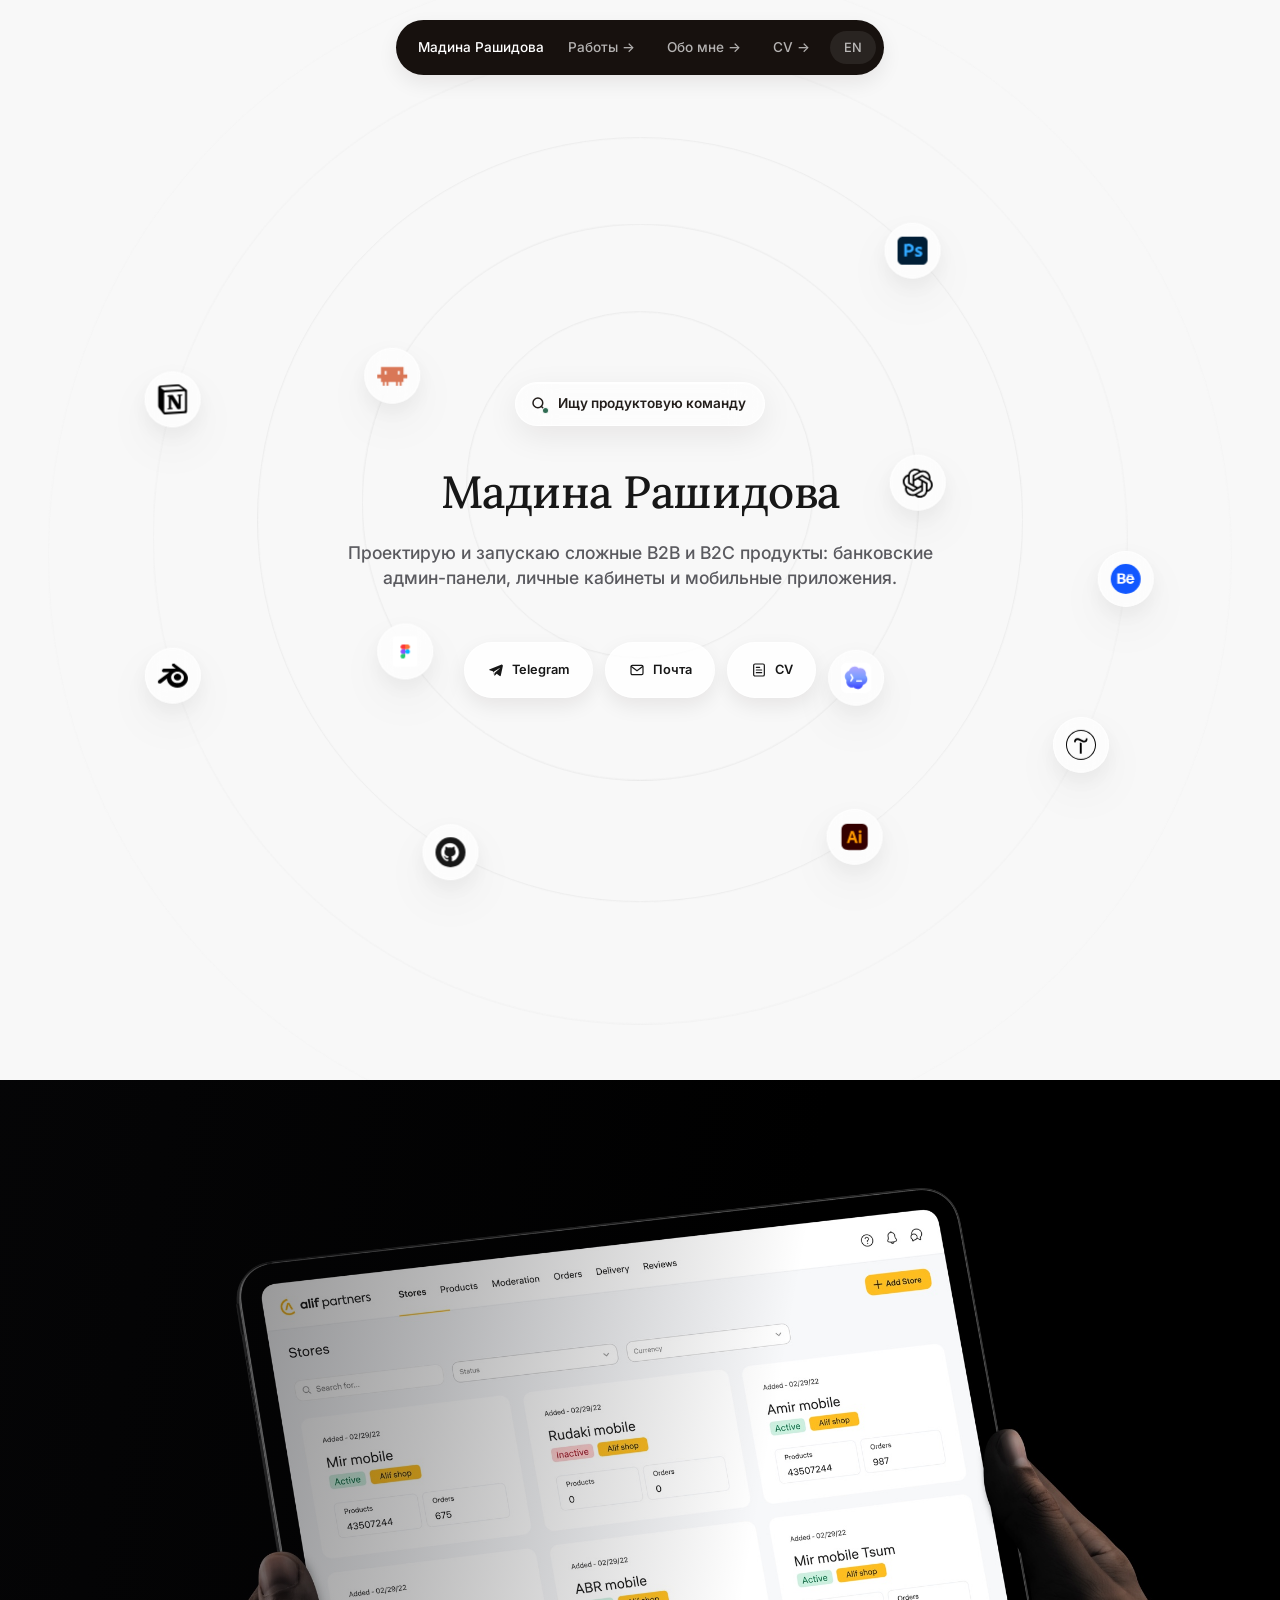
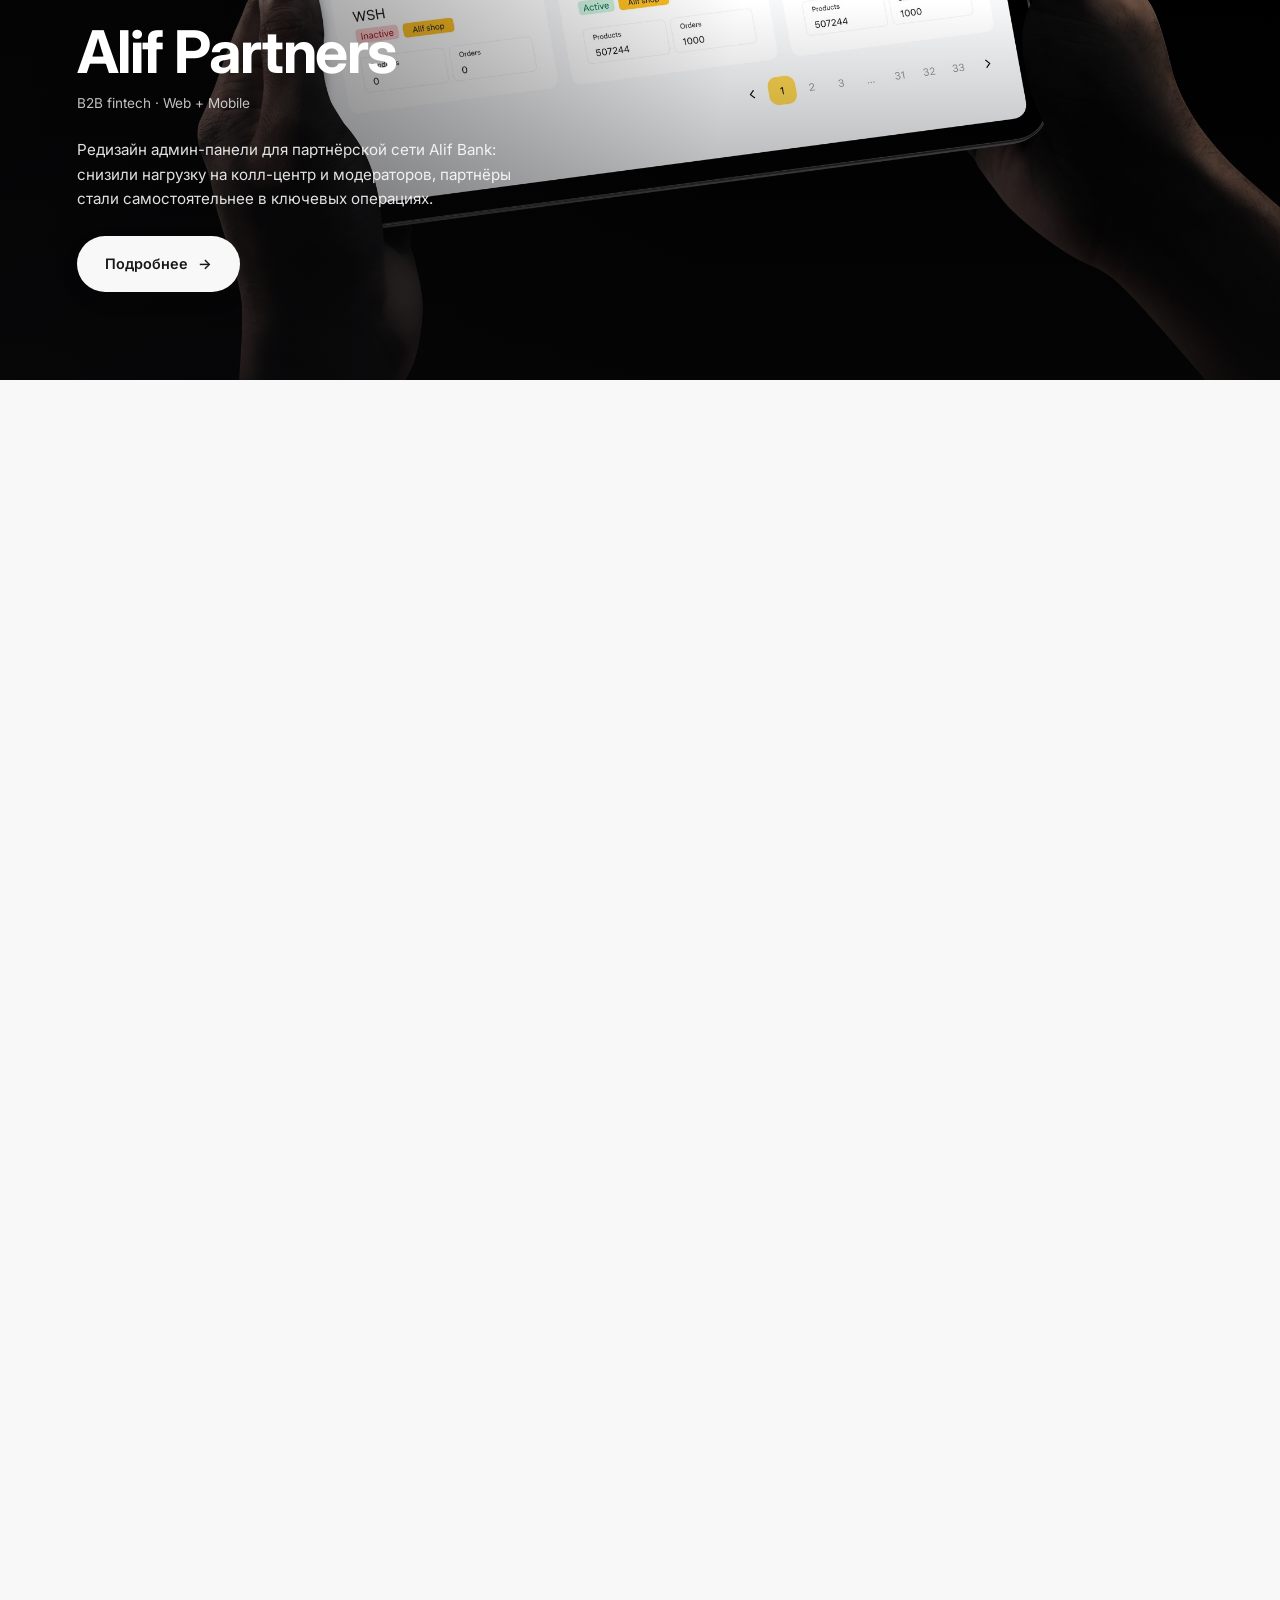
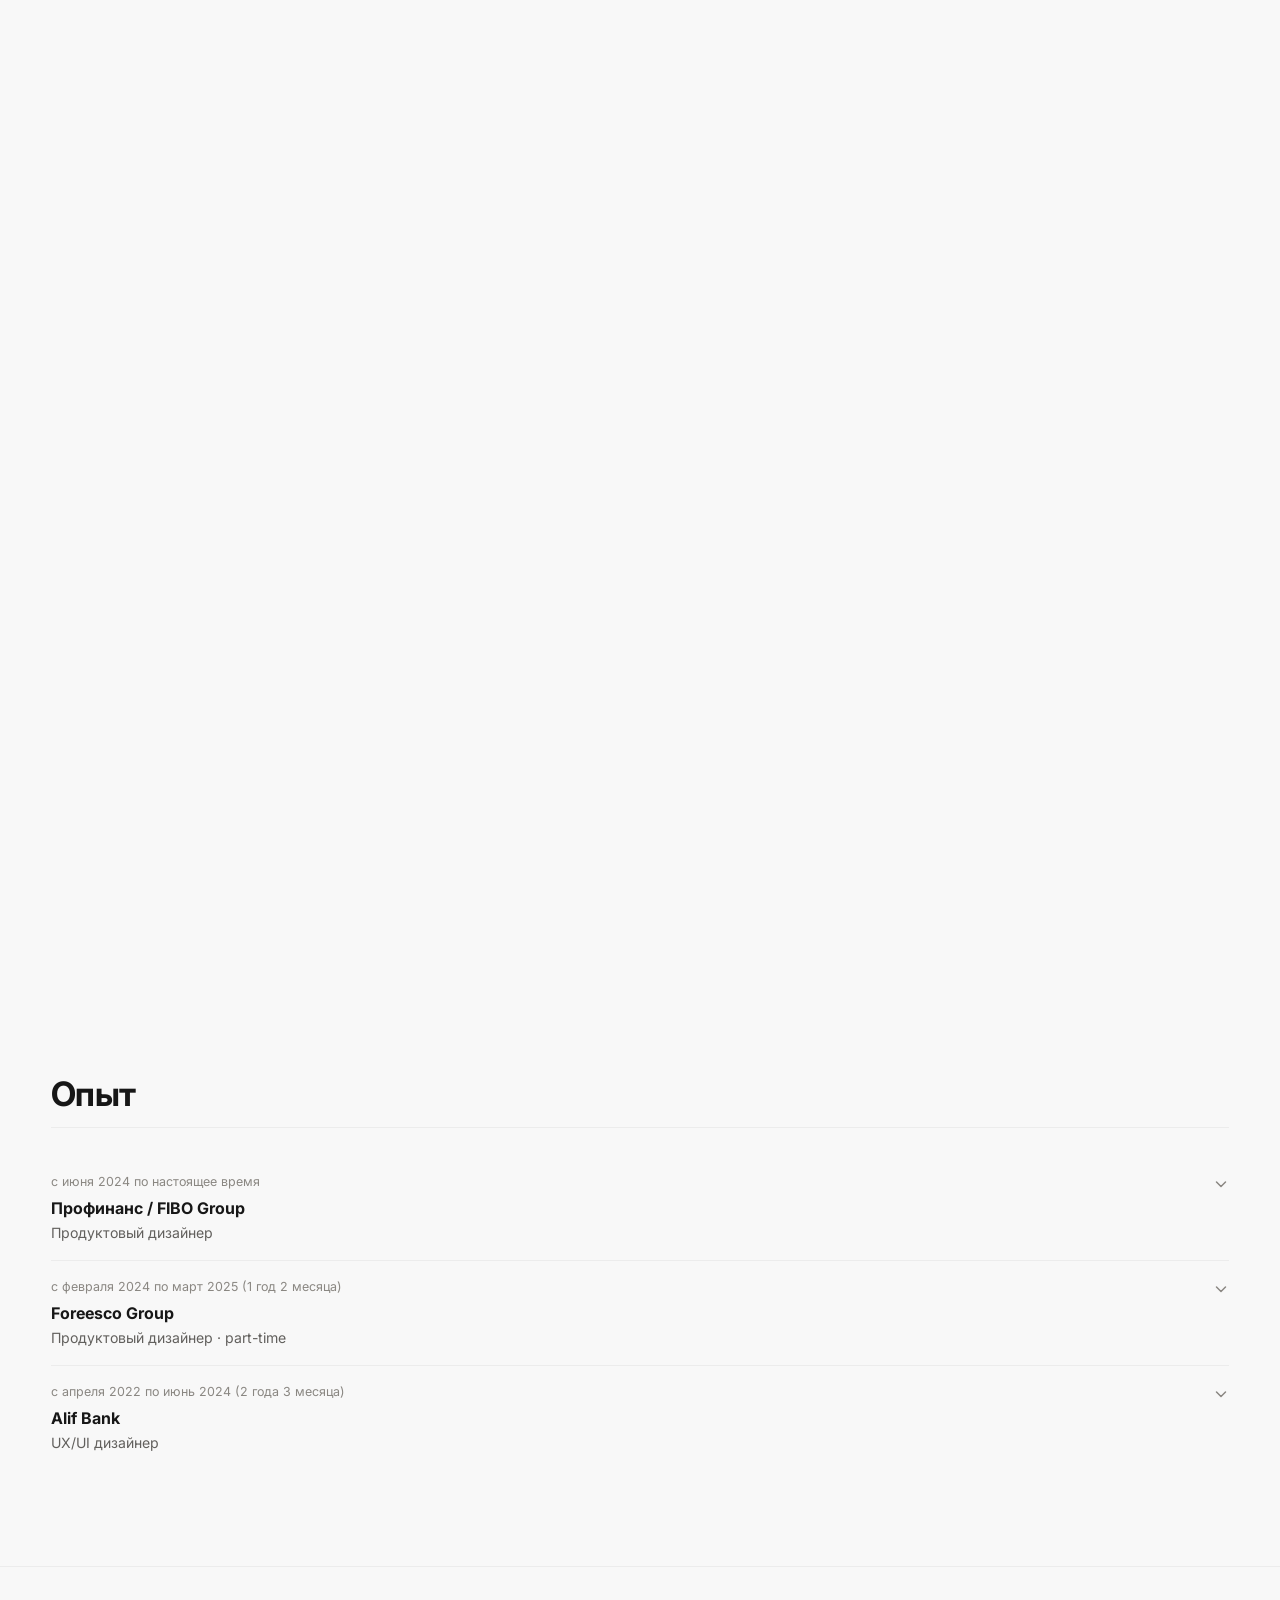
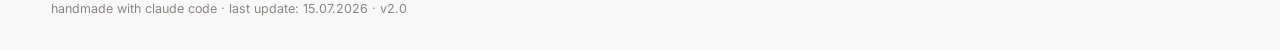
<file: index.html>
<!DOCTYPE html>
<html lang="ru">
<head>
<meta charset="UTF-8">
<meta name="viewport" content="width=device-width, initial-scale=1.0">
<script>(function(){if(localStorage.getItem('site-lang')==='en')document.documentElement.classList.add('lang-en');})();</script>
<title data-ru="Мадина Рашидова · Продуктовый дизайнер" data-en="Madina Rashidova · Product Designer">Мадина Рашидова · Продуктовый дизайнер</title>
<link rel="icon" type="image/png" href="favicon.png">
<meta name="description" data-ru="Мадина Рашидова, продуктовый дизайнер с опытом в fintech, banking и мобильных продуктах. Портфолио с разбором процесса: Alif Partners, EAJ Trader, 360 Tracker, Namaste." data-en="Madina Rashidova, a product designer with experience in fintech, banking, and mobile products. A portfolio walking through the process behind Alif Partners, EAJ Trader, 360 Tracker, and Namaste." content="Мадина Рашидова, продуктовый дизайнер с опытом в fintech, banking и мобильных продуктах. Портфолио с разбором процесса: Alif Partners, EAJ Trader, 360 Tracker, Namaste.">
<link rel="preconnect" href="https://fonts.googleapis.com">
<link rel="preconnect" href="https://fonts.gstatic.com" crossorigin>
<link href="https://fonts.googleapis.com/css2?family=Inter:ital,wght@0,400;0,500;0,600;0,700;0,800;0,900;1,500;1,600&family=Lora:ital,wght@0,500;0,600&display=swap" rel="stylesheet">
<style>
  :root {
    --bg: #f8f8f8;
    --surface: #f7f7f7;
    --surface-translucent: rgba(255, 255, 255, 0.65);
    --line: #ececec;
    --line-strong: #eaeaea;
    --line-soft: #f1f1f1;
    --line-faint: #f5f5f5;
    --text: #171717;
    --text-strong: #231e1b;
    --text-dim: #62605d;
    --text-dim-2: #8a8782;
    --text-inverse: #f8f8f8;
    --accent: #231e1b;
    --live: #2f6b52;
    --nav-bg: #17110e;
    --nav-bg-hover: #261f1b;
    --nav-control: #302925;
    --radius-small: 12px;
    --radius-medium: 20px;
    --radius-large: 32px;
    --radius-pill: 999px;
    --shadow-soft: 0 8px 24px rgba(23,17,14,0.06), 0 20px 50px rgba(23,17,14,0.05);
    --shadow-control: 0 8px 20px rgba(23,17,14,0.08);
    --space-1: 4px; --space-2: 8px; --space-3: 12px; --space-4: 16px; --space-5: 24px;
    --space-6: 32px; --space-7: 48px; --space-8: 64px; --space-9: 96px; --space-10: 128px;
    --fixed-nav-top-safe-area: 120px; --fixed-nav-bottom-safe-area: 100px;
    --mono: 'Inter', -apple-system, BlinkMacSystemFont, "Segoe UI", Roboto, sans-serif;
    --sans: 'Inter', -apple-system, BlinkMacSystemFont, "Segoe UI", Roboto, sans-serif;
    --display: var(--sans);
  }
  * { margin: 0; padding: 0; box-sizing: border-box; }
  html { scroll-behavior: smooth; }
  body {
    background: var(--bg);
    color: var(--text);
    font-family: var(--sans);
    line-height: 1.55;
    -webkit-font-smoothing: antialiased;
  }
  a { color: inherit; text-decoration: none; }
  .page { max-width: 1680px; margin: 0 auto; padding: 0 clamp(20px, 4vw, 80px); }

  .site-nav {
    position: fixed; top: 20px; left: 50%; transform: translateX(-50%);
    z-index: 100; display: flex; align-items: center;
    background: var(--nav-bg); border-radius: 100px; padding: 8px 8px 8px 22px;
    box-shadow: var(--shadow-control);
  }
  .site-nav .nav-name {
    font-family: var(--mono); font-size: 0.85rem; font-weight: 500;
    color: #fff; margin-right: 8px; white-space: nowrap;
  }
  .site-nav a.nav-link {
    font-family: var(--sans); font-size: 0.85rem; font-weight: 500;
    color: rgba(255,255,255,0.68); padding: 9px 16px; border-radius: 100px;
    white-space: nowrap; transition: background 0.2s ease, color 0.2s ease;
  }
  .site-nav a.nav-link:hover, .site-nav a.nav-link:focus-visible { background: rgba(255,255,255,0.12); color: #fff; }
  .site-nav a.nav-link[aria-current="page"] { background: rgba(255,255,255,0.14); color: #fff; }
  .site-nav .nav-name[aria-current="page"] { color: #fff; }
  .lang-toggle {
    font-family: var(--mono); font-size: 0.8rem; font-weight: 500;
    color: rgba(255,255,255,0.68); background: rgba(255,255,255,0.08);
    border: none; padding: 9px 14px; border-radius: 100px; cursor: pointer;
    margin-left: 4px; transition: background 0.2s ease, color 0.2s ease;
  }
  .lang-toggle:hover, .lang-toggle:focus-visible { background: rgba(255,255,255,0.16); color: #fff; }
  @media (max-width: 560px) {
    .site-nav { padding: 6px 6px 6px 14px; }
    .site-nav .nav-name { display: none; }
    .site-nav a.nav-link { padding: 8px 10px; font-size: 0.76rem; }
    .lang-toggle { padding: 8px 11px; font-size: 0.74rem; }
  }

  /* language toggle: [data-lang] spans hold both translations, CSS shows one */
  [data-lang="en"] { display: none; }
  html.lang-en [data-lang="ru"] { display: none; }
  html.lang-en [data-lang="en"] { display: inline; }

  /* lightbox (shared across every page that shows process images) */
  .lightbox {
    position: fixed; inset: 0; z-index: 200;
    background: rgba(10, 10, 10, 0.94);
    display: flex; align-items: center; justify-content: center;
    padding: 48px; opacity: 0; pointer-events: none;
    transition: opacity 0.3s ease;
  }
  .lightbox.open { opacity: 1; pointer-events: all; }
  .lightbox img {
    max-width: 100%; max-height: 100%; border-radius: var(--radius-large);
    box-shadow: 0 30px 80px rgba(0, 0, 0, 0.6);
    transform: scale(0.96); transition: transform 0.3s ease;
  }
  .lightbox.open img { transform: scale(1); }
  .lightbox-close {
    position: absolute; top: 28px; right: 32px;
    width: 42px; height: 42px; border-radius: 50%;
    background: var(--surface); border: 1px solid var(--line);
    color: var(--text); font-size: 1.3rem; line-height: 1; cursor: pointer;
  }

  /* ===== Orbit hero — rebuilt to match reference/Main page-web.svg (1920×1080) =====
     Background, ring/badge/button material, and central typography are a deliberate,
     scoped exception to the site's ink-on-paper world (see DESIGN.md § Hero / Orbit Stage):
     the client's brief pins this screen to the SVG's light, glass aesthetic. */
  .hero {
    --hero-bg: #f8f8f8;
    --hero-ring-1: #eaeaea;
    --hero-ring-2: #eaeaea;
    --hero-ring-3: #ececec;
    --hero-ring-4: #f1f1f1;
    --hero-ring-5: #f5f5f5;
    --hero-text: #171717;
    --hero-text-dim: #5a5a5f;
    --hero-text-dim-2: #6e6e73;
    --hero-glass-bg: rgba(255, 255, 255, 0.6);
    --hero-glass-bg-strong: rgba(255, 255, 255, 0.8);
    --hero-glass-border: rgba(255, 255, 255, 0.75);
    --hero-glass-shadow: var(--shadow-soft);
    position: relative; z-index: 0; height: 1080px; padding: 0 clamp(20px, 5vw, 56px);
    display: flex; align-items: center; justify-content: center;
    text-align: center; overflow: visible; background: var(--hero-bg);
  }
  @media (max-width: 900px) {
    .hero { height: auto; padding: 140px clamp(20px, 5vw, 56px) 64px; }
  }

  /* nav fades in place — no movement, no delay on layout */
  .site-nav { opacity: 0; animation: navIn 0.5s cubic-bezier(0.22, 1, 0.36, 1) 0s forwards; }
  @keyframes navIn { to { opacity: 1; } }

  /* orbit stage: 5 concentric rings, centers/radii lifted directly from the SVG
     (cx 960, cy 466.667–573.334, r 266–906.333 of a 1920×1080 canvas) and expressed
     as cqw of the container's own inline-size so geometry never drifts on resize */
  .hero-surround {
    container-type: inline-size; container-name: orbit;
    position: relative; width: min(98vw, 1900px); min-height: 56.25cqw;
    margin: 0 auto; display: flex; align-items: center; justify-content: center;
    overflow: visible;
  }
  /* below 900px the text column can no longer share the orbit's own cqw scale
     without becoming unreadably narrow (see DESIGN.md § Hero / Orbit Stage) —
     so logos are dropped and only the rings carry the motif. Overflow is
     visible on purpose (see DESIGN.md § Hero / Orbit Stage — Layer System):
     the outer rings are taller than this box by design (r5 spans ~77cqw,
     the box is 56.25cqw), and used to get a hard clip right at this box's
     edge. Now they bleed past it and the next section (higher in DOM order,
     same z-index stacking level, opaque background) naturally paints over
     the tail — no visible seam, no extra empty space added to "fix" it. */

  .orbit-rings { position: absolute; inset: 0; z-index: 0; pointer-events: none; }
  .orbit-ring-line {
    position: absolute; left: 50cqw; border-radius: 50%; transform: translate(-50%, -50%);
    opacity: 0; animation: ringIn 0.6s cubic-bezier(0.22, 1, 0.36, 1) forwards;
  }
  .orbit-ring-line.r1 { top: 24.3056cqw; width: 27.7083cqw; height: 27.7083cqw; border: 1.33px solid var(--hero-ring-1); animation-delay: .05s; }
  .orbit-ring-line.r2 { top: 25.6945cqw; width: 44.375cqw;  height: 44.375cqw;  border: 1.33px solid var(--hero-ring-2); animation-delay: .13s; }
  .orbit-ring-line.r3 { top: 27.0833cqw; width: 61.0417cqw; height: 61.0417cqw; border: 1.33px solid var(--hero-ring-3); animation-delay: .21s; }
  .orbit-ring-line.r4 { top: 28.4722cqw; width: 77.7083cqw; height: 77.7083cqw; border: 1.33px solid var(--hero-ring-4); animation-delay: .29s; }
  .orbit-ring-line.r5 { top: 29.8611cqw; width: 94.4097cqw; height: 94.4097cqw; border: .667px solid var(--hero-ring-5); animation-delay: .37s; }
  @keyframes ringIn { to { opacity: 1; } }

  /* logos: position is owned entirely by JS (one shared rAF loop, see script),
     which sets `transform: translate(Xcqw, Ycqw)` in the SVG's own coordinate
     system every frame. The entrance opacity/scale lives on the inner .logo-card
     so it never fights the per-frame position transform on the outer element. */
  .orbit-stage { position: absolute; inset: 0; z-index: 1; pointer-events: none; }
  .orbit-logo {
    position: absolute; top: 0; left: 0;
    width: clamp(30px, 4.479cqw, 86px); height: clamp(30px, 4.479cqw, 86px);
  }
  .logo-card {
    width: 100%; height: 100%; border-radius: 50%;
    display: flex; align-items: center; justify-content: center;
    background: var(--hero-glass-bg);
    backdrop-filter: blur(10px) saturate(140%);
    -webkit-backdrop-filter: blur(10px) saturate(140%);
    border: 1px solid var(--hero-glass-border);
    box-shadow: var(--hero-glass-shadow);
    opacity: 0; transform: scale(0.6);
    animation: logoIn 0.5s cubic-bezier(0.22, 1, 0.36, 1) forwards;
    pointer-events: auto;
  }
  @keyframes logoIn { to { opacity: 1; transform: scale(1); } }
  .logo-card img { width: 54%; height: 54%; object-fit: contain; position: relative; z-index: 1; }
  @media (max-width: 900px) { .orbit-logo { display: none; } }

  .hero-identity {
    position: relative; z-index: 2; display: flex; flex-direction: column;
    align-items: center; gap: 28px; text-align: center;
  }
  /* Single centered column for the whole hero text block — status, name,
     role and contacts all live here so the composition centers relative to
     the viewport (via this box's own margin-inline: auto), never relative
     to the orbit's cqw scale or to any one child's measured width. The
     job-search status sits above the name, visible by default — see
     DESIGN.md § Job search status. It's a status indicator, not a control
     (the three contact pills below already own the "get in touch" action),
     so it carries no tabindex/interaction of its own. */
  .hero-content {
    position: relative; z-index: 2;
    width: min(100% - 32px, 1100px); margin-inline: auto;
    display: flex; flex-direction: column; align-items: center; text-align: center;
  }
  @keyframes softIn { to { opacity: 1; transform: translateY(0); } }
  .job-search-status {
    display: inline-flex; align-items: center; gap: 10px; justify-content: center;
    min-height: 44px; padding: 10px 18px 10px 14px; border-radius: 999px;
    background: rgba(255, 255, 255, 0.62);
    border: 1px solid rgba(255, 255, 255, 0.78);
    box-shadow: 0 10px 32px rgba(23, 17, 14, 0.08), inset 0 1px 0 rgba(255, 255, 255, 0.72);
    backdrop-filter: blur(18px) saturate(120%);
    -webkit-backdrop-filter: blur(18px) saturate(120%);
    color: #231e1b; font-family: var(--sans); font-weight: 600; font-size: 0.85rem;
    white-space: nowrap;
    opacity: 0; transform: translateY(-8px);
    animation: badgeIn 0.5s cubic-bezier(0.22, 1, 0.36, 1) 0.75s forwards;
  }
  .job-search-status__icon { width: 18px; height: 18px; flex-shrink: 0; color: #231e1b; position: relative; }
  .job-search-status__icon svg { width: 100%; height: 100%; display: block; animation: searchGlance 5s ease-in-out 2.2s infinite; }
  .job-search-status__live {
    position: absolute; bottom: -1px; right: -1px; width: 7px; height: 7px; border-radius: 50%;
    background: var(--live); border: 1.5px solid rgba(255,255,255,0.9);
  }
  @keyframes badgeIn { to { opacity: 1; transform: translateY(0); } }
  @keyframes searchGlance {
    0%, 75%, 100% { transform: translateX(0) rotate(0); }
    82% { transform: translateX(3px) rotate(-3deg); }
    90% { transform: translateX(-1px) rotate(2deg); }
  }
  h1.hero-name {
    font-family: 'Lora', var(--sans); font-weight: 500; font-size: clamp(1.7rem, 3.6cqw, 4rem);
    letter-spacing: -0.01em; line-height: 0.96; color: var(--hero-text);
    text-wrap: balance; margin-top: 44px;
    opacity: 0; filter: blur(6px); transform: translateY(12px);
    animation: heroNameReveal 700ms cubic-bezier(0.22, 1, 0.36, 1) 0.85s forwards;
  }
  @keyframes heroNameReveal {
    to { opacity: 1; filter: blur(0); transform: translateY(0); }
  }

  /* Role line: one sentence, centered as a whole under the name — not its
     parts centered separately. Sized to its own content (inline-flex, no
     width: 100% stretch) and centered by the parent column's own
     align-items: center (margin-inline: auto is inert on an inline-level
     box but kept here too, harmless). Baseline-aligned so the static text
     and the word sit on the same text line, one normal-looking space apart. */
  .hero-role {
    font-family: var(--sans); font-weight: 500; font-size: clamp(0.85rem, 1.4cqw, 1.35rem);
    color: var(--hero-text-dim); line-height: 1.4;
    text-align: center; max-width: 640px; margin-inline: auto; margin-top: 28px;
    opacity: 0; transform: translateY(8px);
    animation: softIn 0.4s cubic-bezier(0.22, 1, 0.36, 1) 1.6s forwards;
  }

  .hero-contacts {
    position: relative; z-index: 2;
    display: flex; gap: 12px; margin-top: 52px; flex-wrap: wrap; justify-content: center;
    opacity: 0; transform: translateY(10px); animation: softIn 0.5s cubic-bezier(0.22, 1, 0.36, 1) 1.85s forwards;
  }
  .contact-btn {
    position: relative;
    display: inline-flex; align-items: center; justify-content: center; gap: 8px;
    font-family: var(--sans); font-size: clamp(0.8rem, 0.85cqw, 0.9rem); font-weight: 600; color: var(--hero-text);
    background: rgba(255, 255, 255, 0.82);
    border: 1px solid var(--hero-glass-border);
    box-shadow: var(--shadow-control);
    padding: 0 clamp(20px, 1.8cqw, 28px); min-height: 56px; border-radius: var(--radius-pill);
    transition: background 0.25s ease, box-shadow 0.25s ease, transform 0.2s ease;
  }
  .contact-btn svg { width: 16px; height: 16px; flex-shrink: 0; }
  .contact-btn:hover {
    background: #fff;
    box-shadow: var(--shadow-soft);
    transform: translateY(-2px);
  }
  .contact-btn:focus-visible {
    outline: 2px solid var(--hero-text); outline-offset: 2px;
  }
  .contact-btn:active { transform: translateY(0); box-shadow: var(--hero-glass-shadow); }

  @media (max-width: 900px) {
    h1.hero-name { font-size: clamp(2rem, 8vw, 3rem); }
    .hero-role { font-size: clamp(1rem, 4.3vw, 1.35rem); }
    .contact-btn { font-size: 0.85rem; padding: 12px 20px; }
  }

  @media (prefers-reduced-motion: reduce) {
    .site-nav { animation: none; opacity: 1; }
    .hero-name { animation: none; opacity: 1; filter: none; transform: none; }
    .hero-role { animation: none; opacity: 1; transform: none; }
    .hero-contacts { animation: none; opacity: 1; transform: none; }
    .orbit-ring-line { animation: none; opacity: 1; }
    .logo-card { animation: none; opacity: 1; transform: none; }
    .job-search-status { animation: none; opacity: 1; transform: none; }
    .job-search-status__icon svg { animation: none; }
  }

  .work-heading {
    font-family: var(--display); font-weight: 700; font-size: clamp(1.7rem, 3vw, 2.1rem);
    line-height: 1.05; color: var(--text); letter-spacing: -0.025em; margin-bottom: 28px;
    padding-bottom: 16px; border-bottom: 1px solid var(--line);
  }
  /* ===== Stacked project scenes — cover-reveal transition, no intermediate
     "Работы" screen ===== See DESIGN.md § Stacked Project Transitions for the
     full derivation. Two layers, default OFF:

     1. Baseline (no-JS, JS-disabled, or `prefers-reduced-motion: reduce`):
        `.projects-stage-wrap` is a plain `height:auto` block and every
        `.project-showcase` is a normal, static, fully-visible full-bleed
        section — just four sections in document order. This is what ships
        in the markup and what always renders first; nothing below hides it.

     2. `.js-stage-active` (added by the script only when it will actually
        drive motion, i.e. JS ran AND reduced-motion is off): the wrapper
        gains real scroll height, `.projects-stage` becomes the pinned
        `position: sticky` viewport, and each scene becomes an absolutely
        positioned layer whose `translateY` is a scroll-progress value
        written every frame — see the script near the end of the file. */
  .projects-stage-wrap {
    position: relative;
    scroll-margin-top: var(--fixed-nav-top-safe-area, 120px);
  }
  .projects-stage-wrap.js-stage-active {
    height: 700vh; height: 700svh;
  }
  .projects-stage {
    position: static;
  }
  .projects-stage-wrap.js-stage-active .projects-stage {
    position: sticky; top: 0; height: 100vh; height: 100svh;
    overflow: hidden; isolation: isolate;
  }
  .project-showcase {
    position: relative; display: block;
    width: 100vw; margin-left: calc(50% - 50vw); margin-right: calc(50% - 50vw);
    min-height: 100vh; min-height: 100svh; overflow: hidden;
  }
  .projects-stage-wrap.js-stage-active .project-showcase {
    position: absolute; inset: 0; min-height: 0;
    height: 100%; width: 100%; margin: 0;
    transform: translateY(var(--ty, 100%));
  }
  /* Scene 0 has no incoming transition of its own — it's what the stage
     shows the instant it pins, and the script never touches its custom
     properties. z-index climbs with arrival order so each later (incoming)
     scene paints over the ones already resting underneath it. */
  .project-showcase--alif { --ty: 0%; --media-o: 1; --header-o: 1; --desc-o: 1; --cta-o: 1; z-index: 1; }
  .project-showcase--eaj { z-index: 2; }
  .project-showcase--namaste { z-index: 3; }
  .project-showcase--tracker { z-index: 4; }
  .project-showcase__media { position: absolute; inset: 0; overflow: hidden; background: var(--nav-bg); }
  .project-showcase__media img {
    position: absolute; inset: 0; width: 100%; height: 100%; object-fit: cover;
    transform: scale(1);
  }
  /* Baseline (no js-stage-active): fully settled, no motion — the safe,
     always-visible default. Once the stacked-panel script (near the end of
     the file) adds `.js-stage-active`, --scale becomes a per-frame value
     driven directly by scroll progress — deliberately no transition here,
     so motion tracks scroll 1:1 instead of trailing behind it on a timer. */
  .projects-stage-wrap.js-stage-active .project-showcase__media img {
    transform: scale(var(--scale, 1));
  }
  .project-showcase__scrim {
    position: absolute; inset: 0; opacity: 1; pointer-events: none;
  }
  .projects-stage-wrap.js-stage-active .project-showcase__scrim {
    opacity: var(--media-o, 1);
  }
  .project-showcase--alif .project-showcase__scrim {
    background:
      linear-gradient(100deg, rgba(8,8,10,.62) 0%, rgba(8,8,10,.28) 34%, rgba(8,8,10,0) 58%),
      linear-gradient(0deg, rgba(8,8,10,.58) 0%, rgba(8,8,10,0) 42%);
  }
  /* EAJ abandons the shared full-bleed-photo-with-overlay-text pattern the
     other three scenes use. The earlier version of this cover cropped the
     laptop under `object-fit: cover` no matter how the crop point was tuned
     — the fix requested here is structural, not another crop adjustment:
     a real two-column split, image left / text right, so nothing ever
     overlaps and nothing ever crops. `object-fit: contain` shows the whole
     laptop, unstretched, at the cost of not filling its box edge-to-edge —
     that gap is intentionally invisible: the photo's own background is a
     sampled, verified flat #000, so the scene and media box are painted the
     same pure black (the one deliberate exception to DESIGN.md §3's "no pure
     black surfaces" rule — that rule is about designed UI chrome, not about
     matching a photo's own background so a letterboxed edge disappears). */
  .project-showcase--eaj { background: #000; }
  .project-showcase--eaj .project-showcase__scrim { display: none; }
  .project-showcase--eaj .project-showcase__media { background: #000; }
  @media (min-width: 768px) {
    .project-showcase--eaj {
      display: flex; align-items: center;
      gap: clamp(32px, 5vw, 64px);
    }
    .project-showcase--eaj .project-showcase__media {
      position: relative; inset: auto; overflow: visible;
      flex: 0 0 62%; width: 62%; height: 100%;
      display: flex; align-items: flex-end; justify-content: flex-start;
    }
    .project-showcase--eaj .project-showcase__media img {
      position: relative; inset: auto; width: 100%; height: 100%;
      object-fit: contain; object-position: left bottom;
    }
  }
  /* Namaste — light scene (scoped exception: dark text on a light scrim, inverse dark CTA) */
  .project-showcase--namaste .project-showcase__media img { object-position: 58% 32%; }
  .project-showcase--namaste .project-showcase__scrim {
    background:
      linear-gradient(90deg, rgba(248,248,248,.94) 0%, rgba(248,248,248,.68) 30%, rgba(248,248,248,0) 58%),
      linear-gradient(0deg, rgba(248,248,248,.36) 0%, rgba(248,248,248,0) 30%);
  }
  .project-showcase--namaste .project-showcase__content { justify-content: flex-end; }
  .project-showcase--namaste .project-showcase__index,
  .project-showcase--namaste .project-showcase__meta { color: rgba(23,17,17,.58); }
  .project-showcase--namaste .project-showcase__title { color: #171717; }
  .project-showcase--namaste .project-showcase__desc { color: rgba(23,17,17,.82); }
  /* Namaste's light scene makes the shared light `.project-showcase__cta` disappear
     (white text on a near-white cover) — invert to dark glass instead, per
     DESIGN.md § Content-to-CTA spacing. Explicit colors, not tokens, since this
     is a scoped one-project exception, not a new sitewide button variant. */
  .project-showcase--namaste .project-showcase__cta {
    background: rgba(23, 17, 14, 0.84); color: #f8f8f8;
    border: 1px solid rgba(255, 255, 255, 0.1);
    backdrop-filter: blur(14px) saturate(120%); -webkit-backdrop-filter: blur(14px) saturate(120%);
  }
  /* All four states, explicitly, for this one scoped exception — not just
     the default. Found live: `.project-showcase--namaste:hover
     .project-showcase__cta` and the generic `.project-showcase:hover
     .project-showcase__cta` (→ background: #fff) have IDENTICAL specificity
     (0,3,0); the generic rule sits later in the file, so on hover it was
     winning the tie and silently turning this button back to a near-white
     pill with white text — unreadable, exactly as reported. Every state
     below is prefixed with `.projects-stage-wrap` to add a class of
     specificity (0,4,0), so this override wins outright rather than by
     accident of source order. */
  .projects-stage-wrap .project-showcase--namaste:hover .project-showcase__cta,
  .projects-stage-wrap .project-showcase--namaste:focus-visible .project-showcase__cta {
    background: rgba(38, 31, 27, 0.92); color: #f8f8f8; box-shadow: var(--shadow-soft);
  }
  .projects-stage-wrap .project-showcase--namaste:active .project-showcase__cta {
    background: rgba(15, 11, 9, 0.96); color: #f8f8f8; box-shadow: none; transform: translateY(0);
  }
  .project-showcase--namaste:focus-visible { outline-color: #171717; }
  /* 360 Tracker — dark scene, content on the right (free zone beside both portrait pins) */
  .project-showcase--tracker .project-showcase__media img { object-position: 42% 46%; }
  .project-showcase--tracker .project-showcase__scrim {
    background:
      linear-gradient(-100deg, rgba(6,6,8,.7) 0%, rgba(6,6,8,.32) 32%, rgba(6,6,8,0) 58%),
      linear-gradient(0deg, rgba(6,6,8,.4) 0%, rgba(6,6,8,0) 34%);
  }
  .project-showcase--tracker .project-showcase__content { justify-content: flex-start; align-items: flex-end; }
  .project-showcase--tracker .project-showcase__body { margin-top: 48px; text-align: right; }
  .project-showcase--tracker .project-showcase__row { align-items: flex-end; }

  .project-showcase__content {
    position: relative; z-index: 2; min-height: 100svh;
    display: flex; flex-direction: column;
    padding: clamp(104px, 11vw, 152px) clamp(20px, 6vw, 80px) clamp(56px, 7vw, 88px);
  }
  .project-showcase--alif .project-showcase__content { justify-content: flex-end; }
  @media (min-width: 768px) {
    /* Content is a flex sibling of the media column now (see the EAJ
       two-column rules above), not an overlay stacked on top of it — it
       needs its own natural height, not the shared full-bleed-overlay
       padding/min-height, so the parent's `align-items: center` can center
       it against the laptop instead of pinning it to the padding box. */
    .project-showcase--eaj .project-showcase__content {
      flex: 0 0 38%; width: 38%; min-height: 0;
      padding: 0 clamp(20px, 4vw, 64px) 0 0;
      justify-content: center;
    }
  }
  /* Text/CTA reveal — baseline is always fully visible/settled (opacity:1,
     no offset); under `.js-stage-active` each element's opacity/translateY
     instead follows its own CSS custom property, written every frame by the
     stacked-panel script as a direct function of scroll progress — no
     transition property anywhere in this group, so motion tracks scroll 1:1
     instead of trailing behind it on a timer (DESIGN.md § Scroll Progress
     and Layering).

     Auto-layout, not manual offsets. `.project-showcase__index` used to be
     `position: absolute; top: <fixed>px`, independent of how tall the
     title/meta/description block actually was — on some viewport heights
     the flex-end-anchored body block grew tall enough to reach that fixed
     top offset and the index number visibly collided with the title (found
     live). Index, header, description and CTA are now one single auto-layout
     column (`.project-showcase__body`, flex + gap) — spacing is guaranteed
     by layout, not by picking numbers that happen to avoid overlap on the
     viewport sizes someone thought to test. */
  .project-showcase__body {
    display: flex; flex-direction: column; gap: 24px;
    max-width: min(520px, 34vw);
  }
  /* Alif — tablet fills most of the frame at center 42%; keep the column
     modest so it never reaches the tablet's left edge or the hand. */
  .project-showcase--alif .project-showcase__body { max-width: min(480px, 34vw); }
  /* EAJ's text column is a separate flex sibling of the image now (not an
     overlay), so there's no photo underneath it left to run across — the
     cap here is just readable line length within the ~38%-wide column. */
  .project-showcase--eaj .project-showcase__body { max-width: 440px; }
  /* Namaste — phone is centered; keep the left column clear of its frame. */
  .project-showcase--namaste .project-showcase__body { max-width: min(460px, 34vw); }
  /* Tracker — phone + both portrait pins sit center-left; keep the right
     column from reading as stretched across the whole half of the screen. */
  .project-showcase--tracker .project-showcase__body { max-width: min(440px, 32vw); align-items: flex-end; }
  .project-showcase__header {
    display: flex; flex-direction: column; gap: 10px;
    opacity: 1; transform: none;
  }
  .projects-stage-wrap.js-stage-active .project-showcase__header {
    opacity: var(--header-o, 1);
    transform: translateY(calc(20px * (1 - var(--header-o, 1))));
  }
  .project-showcase--tracker .project-showcase__header { align-items: flex-end; }
  .project-showcase__index {
    font-family: var(--mono); font-size: 0.85rem; font-weight: 600; letter-spacing: 0.1em;
    color: rgba(255,255,255,0.7);
  }
  .project-showcase__row {
    display: flex; flex-direction: column; align-items: flex-start; gap: 8px;
  }
  .project-showcase__title {
    font-family: var(--display); font-weight: 700;
    font-size: clamp(2.1rem, 4.6vw, 3.8rem); line-height: 1.05; letter-spacing: -0.025em; color: #fff;
  }
  .project-showcase__meta {
    font-family: var(--mono); font-size: 0.85rem; color: rgba(255,255,255,0.75);
  }
  /* Content-to-CTA spacing (DESIGN.md § CTA Spacing) — a flat 24px, supplied
     once by `.project-showcase__body`'s own `gap` above, not a per-element
     margin. One auto-layout gap can't drift out of sync with itself the way
     four separate hand-picked margins could. */
  .project-showcase__desc {
    font-size: clamp(0.95rem, 1.05vw, 1.05rem); line-height: 1.62;
    color: rgba(255,255,255,0.88); max-width: 58ch;
    opacity: 1; transform: none;
  }
  .projects-stage-wrap.js-stage-active .project-showcase__desc {
    opacity: var(--desc-o, 1);
    transform: translateY(calc(20px * (1 - var(--desc-o, 1))));
  }
  .project-showcase__cta-wrap {
    width: fit-content;
    opacity: 1; transform: none;
  }
  .projects-stage-wrap.js-stage-active .project-showcase__cta-wrap {
    opacity: var(--cta-o, 1);
    transform: translateY(calc(20px * (1 - var(--cta-o, 1))));
  }
  .project-showcase__cta {
    display: inline-flex; align-items: center; justify-content: center; gap: 10px;
    background: var(--bg); color: var(--text);
    font-family: var(--mono); font-weight: 600; font-size: 0.9rem;
    padding: 0 28px; min-height: 56px; border-radius: var(--radius-pill);
    transition: background 0.25s ease, box-shadow 0.25s ease, transform 0.2s ease;
    box-shadow: var(--shadow-control);
  }
  .project-showcase__cta .arrow { display: inline-block; transition: transform 0.25s ease; }
  .project-showcase:hover .project-showcase__cta, .project-showcase:focus-visible .project-showcase__cta {
    background: #fff; box-shadow: var(--shadow-soft); transform: translateY(-2px);
  }
  .project-showcase:hover .project-showcase__cta .arrow, .project-showcase:focus-visible .project-showcase__cta .arrow {
    transform: translateX(4px);
  }
  .project-showcase:active .project-showcase__cta {
    background: #fff; box-shadow: none; transform: translateY(0);
  }
  .project-showcase:focus-visible { outline: 3px solid #fff; outline-offset: -3px; }

  /* Namaste/Tracker at tablet: at 100svh the centered-phone photo needs object-fit:cover
     to crop hard on the sides, leaving no room beside it for copy. Constraining the
     section to a 4:3 box keeps the photo's full width in frame instead — the phone
     shrinks a little (explicitly allowed by the brief) and both side columns stay
     clear of it, the portrait pins, and the phone's bottom nav. */
  @media (min-width: 768px) and (max-width: 1100px) {
    .project-showcase--namaste, .project-showcase--tracker { min-height: 0; aspect-ratio: 4 / 3; }
    .project-showcase--namaste .project-showcase__content,
    .project-showcase--tracker .project-showcase__content {
      min-height: 0; justify-content: center; padding-bottom: 40px;
    }
    .project-showcase--namaste .project-showcase__media img { object-position: 15% center; }
    .project-showcase--namaste .project-showcase__body { max-width: 240px; }
    .project-showcase--tracker .project-showcase__media img { object-position: center; }
    .project-showcase--tracker .project-showcase__body { max-width: 240px; }
  }

  /* Mobile (≤767px): the pinned/sticky rise-and-cover mechanic is disabled
     entirely — see the script's matchMedia(max-width:767px) gate near the
     end of the file, which no longer adds `.js-stage-active` at this width.
     Cards render as a normal vertical list, one per row, in document flow,
     each fully visible with no scroll-driven reveal. This reverses an
     earlier version of this section that deliberately kept the stacking
     motion on mobile: in practice the pinned scroll-through made navigation
     unclear on phones (cards visually overlapping, no obvious sign that
     scrolling continues the reveal) — client request, see conversation.
     The `.js-stage-active`-prefixed selectors and `!important` below are
     defensive: they guarantee the flat/static layout even if that class is
     ever present at this width (e.g. a resize event caught mid-transition),
     not just when the script behaves as expected. Only the OUTER
     positioning/motion system is reset here — the per-project image-top /
     text-below internal layout, colors, and CTA treatment are unchanged. */
  @media (max-width: 767px) {
    .projects-stage-wrap,
    .projects-stage-wrap.js-stage-active {
      height: auto !important;
    }
    .projects-stage,
    .projects-stage-wrap.js-stage-active .projects-stage {
      position: static !important; height: auto !important; overflow: visible !important; isolation: auto;
      display: flex; flex-direction: column; gap: 20px;
    }
    .project-showcase,
    .projects-stage-wrap.js-stage-active .project-showcase {
      position: relative !important; inset: auto !important;
      min-height: 0 !important; height: auto;
      transform: none !important;
    }
    .project-showcase__media {
      position: relative; inset: auto; height: 56vh; height: 56svh;
    }
    .project-showcase__media img { object-position: center 28%; }
    .projects-stage-wrap.js-stage-active .project-showcase__media img {
      transform: none !important;
    }
    .project-showcase--namaste .project-showcase__media img { object-position: center 12%; }
    .project-showcase--tracker .project-showcase__media img { object-position: 42% 22%; }
    /* EAJ keeps the same no-crop requirement on mobile as desktop — contain,
       not cover, so the laptop is never cut off in the top image band. */
    .project-showcase--eaj .project-showcase__media img { object-fit: contain; object-position: center bottom; }
    .project-showcase__scrim { display: none; }
    .projects-stage-wrap .project-showcase__content,
    .projects-stage-wrap.js-stage-active .project-showcase__content {
      position: static; inset: auto; z-index: auto; min-height: 0;
      background: var(--surface); justify-content: flex-start !important;
      align-items: flex-start !important;
      padding: 22px 20px clamp(28px, 9vw, 40px);
    }
    .projects-stage-wrap .project-showcase__index { color: var(--text-dim-2); }
    .projects-stage-wrap .project-showcase__body { max-width: none; margin-top: 0; }
    .projects-stage-wrap .project-showcase__header,
    .projects-stage-wrap .project-showcase__row { align-items: flex-start; }
    .projects-stage-wrap .project-showcase__title { font-size: clamp(1.7rem, 8.5vw, 2.2rem); color: var(--text); }
    .projects-stage-wrap .project-showcase__meta { color: var(--text-dim-2); }
    .projects-stage-wrap .project-showcase__desc { color: var(--text-dim); }
    .projects-stage-wrap .project-showcase--tracker .project-showcase__body,
    .projects-stage-wrap .project-showcase--tracker .project-showcase__header,
    .projects-stage-wrap .project-showcase--tracker .project-showcase__row { text-align: left; align-items: flex-start; }
    /* Every project now sits on the same neutral light surface strip, so the
       CTA needs one consistent dark-glass treatment (the same fix already
       proven for Namaste's light desktop scene), not four per-project ones. */
    .projects-stage-wrap .project-showcase__cta {
      background: rgba(23, 17, 14, 0.9); color: #f8f8f8;
      border: 1px solid rgba(255, 255, 255, 0.1);
    }
    .projects-stage-wrap .project-showcase:hover .project-showcase__cta,
    .projects-stage-wrap .project-showcase:focus-visible .project-showcase__cta {
      background: rgba(38, 31, 27, 0.96); color: #f8f8f8;
    }
    /* No scroll-driven reveal on mobile: every card's text and CTA are just
       visible, full opacity, no stagger — nothing here depends on the
       scroll-progress script, which never runs at this width. */
    .projects-stage-wrap.js-stage-active .project-showcase__header,
    .projects-stage-wrap.js-stage-active .project-showcase__desc,
    .projects-stage-wrap.js-stage-active .project-showcase__cta-wrap,
    .project-showcase__header, .project-showcase__desc, .project-showcase__cta-wrap {
      opacity: 1 !important; transform: none !important;
    }
  }

  @media (prefers-reduced-motion: reduce) {
    .project-showcase__media img { transition: none; transform: none; }
    .project-showcase__scrim,
    .project-showcase__header, .project-showcase__desc, .project-showcase__cta-wrap {
      transition: none; opacity: 1; transform: none;
    }
  }

  .experience { padding: var(--space-9) 0 96px; scroll-margin-top: var(--fixed-nav-top-safe-area, 120px); }
  .exp-item { border-top: 1px solid var(--line); }
  .work-heading + .exp-item { border-top: none; }
  /* Each role is a native <details> disclosure — expands on click/Enter/Space
     with zero extra JS, and keeps the collapsed state (date/company/role)
     fully readable and keyboard-focusable via <summary> for free. */
  .exp-summary {
    display: flex; align-items: flex-start; justify-content: space-between;
    gap: 16px; padding: 16px 0; cursor: pointer; list-style: none;
  }
  .exp-summary::-webkit-details-marker { display: none; }
  .exp-summary::marker { content: ''; }
  .exp-summary:focus-visible { outline: 2px solid var(--text); outline-offset: 6px; border-radius: 4px; }
  .exp-date { display: block; font-family: var(--mono); font-size: 0.78rem; color: var(--text-dim-2); }
  .exp-company { display: block; font-size: 1rem; font-weight: 700; margin-top: 4px; }
  .exp-role { display: block; font-size: 0.88rem; color: var(--text-dim); margin-top: 2px; }
  .exp-summary__chevron {
    flex-shrink: 0; margin-top: 4px; color: var(--text-dim-2);
    transition: transform 0.25s ease;
  }
  .exp-item details[open] .exp-summary__chevron { transform: rotate(180deg); }
  .exp-detail { padding: 0 0 28px; display: flex; flex-direction: column; gap: 20px; }
  .exp-detail__intro { font-size: 0.92rem; line-height: 1.62; color: var(--text-dim); max-width: 640px; }
  .exp-detail__block h4 {
    font-family: var(--mono); font-size: 0.76rem; font-weight: 600; letter-spacing: 0.06em;
    text-transform: uppercase; color: var(--text-dim-2); margin-bottom: 10px;
  }
  .exp-detail__list { display: flex; flex-direction: column; gap: 8px; padding-left: 20px; max-width: 640px; }
  .exp-detail__list li { font-size: 0.9rem; line-height: 1.58; color: var(--text-dim); }
  .exp-detail__list li::marker { color: var(--text-dim-2); }
  /* Block-level RU/EN toggle for multi-paragraph/list content — deliberately
     a separate attribute from the sitewide `[data-lang]` (which toggles
     `display:inline`, wrong for <h4>/<ul>), so this never has to fight the
     generic rule's specificity. Driven by the same html.lang-en class i18n.js
     already sets; no JS changes needed. */
  [data-lang-block] { display: none; }
  html:not(.lang-en) [data-lang-block="ru"] { display: block; }
  html.lang-en [data-lang-block="en"] { display: block; }
  @media (prefers-reduced-motion: reduce) {
    .exp-summary__chevron { transition: none; }
  }
  footer.page-footer {
    border-top: 1px solid var(--line); padding: 32px 0;
    font-family: var(--mono); font-size: 0.78rem; color: var(--text-dim-2);
  }
</style>
  <link rel="stylesheet" href="assets/typography.css">
</head>
<body>
<!--
THESIS: One calm, neutral system carries the whole site — no per-case color-coding, no separate "hero exception." Trust reads through structure, spacing, and craft, not through decoration.
SOURCE: reference/Main page-web.svg governs the site's character in full — light neutral ground (#f8f8f8), warm dark-brown nav/surfaces, soft wide low-contrast shadows, generous rounded radii. Color is reserved for logos and case covers only, never used as a general UI palette.
STORY: A hiring manager sees a clean, consistent, confidently restrained interface and reads "this designer has taste and doesn't need noise to prove it."
FIRST VIEWPORT: reference/Main page-web.svg reproduced structurally — 5-ring orbit stage (11 tool logos on rings 2–4, one shared rAF loop, exact SVG geometry), centered hero-content column (status, name, role, 3 glass contact pills), nav fading in above it.
FORM: Unified light system per DESIGN.md, superseding the earlier "Screenprint Overlap" ink-world direction (seed key b57bacc7, source id ink-pigment-printmaking-screenprint-transparent-overlap) across every page, including case studies.
FINISH: unreviewed and undocumented is unfinished; this build ends with the finish review, the verdict, and DESIGN.md.
-->

  <nav class="site-nav">
    <a href="index.html" class="nav-name" aria-current="page"><span data-lang="ru">Мадина Рашидова</span><span data-lang="en">Madina Rashidova</span></a>
    <a href="index.html#work" class="nav-link"><span data-lang="ru">Работы →</span><span data-lang="en">Work →</span></a>
    <a href="about.html" class="nav-link"><span data-lang="ru">Обо мне →</span><span data-lang="en">About →</span></a>
    <a href="cv.pdf" class="nav-link" target="_blank" rel="noopener">CV →</a>
    <button type="button" class="lang-toggle" data-lang-toggle aria-label="Switch to English">EN</button>
  </nav>

  <section class="hero">
      <div class="hero-identity">
        <div class="hero-surround">
          <div class="orbit-rings" aria-hidden="true">
            <span class="orbit-ring-line r1"></span>
            <span class="orbit-ring-line r2"></span>
            <span class="orbit-ring-line r3"></span>
            <span class="orbit-ring-line r4"></span>
            <span class="orbit-ring-line r5"></span>
          </div>
          <div class="orbit-stage" id="orbitStage" aria-hidden="true">
            <div class="orbit-logo" data-orbit="2" data-angle="-2.76083">
              <div class="logo-card" style="animation-delay:.40s"><img src="assets/tool-claude-code.svg" alt="Claude" loading="lazy"></div>
            </div>
            <div class="orbit-logo" data-orbit="4" data-angle="-2.91524">
              <div class="logo-card" style="animation-delay:.45s"><img src="assets/tool-notion.svg" alt="Notion" loading="lazy"></div>
            </div>
            <div class="orbit-logo" data-orbit="3" data-angle="2.16237">
              <div class="logo-card" style="animation-delay:.50s"><img src="assets/tool-github.svg" alt="GitHub" loading="lazy"></div>
            </div>
            <div class="orbit-logo" data-orbit="4" data-angle="2.79330">
              <div class="logo-card" style="animation-delay:.55s"><img src="assets/tool-blender.svg" alt="Blender" loading="lazy"></div>
            </div>
            <div class="orbit-logo" data-orbit="2" data-angle="0.59134">
              <div class="logo-card" style="animation-delay:.60s"><img src="assets/tool-codex.svg" alt="Codex" loading="lazy"></div>
            </div>
            <div class="orbit-logo" data-orbit="3" data-angle="1.04950">
              <div class="logo-card" style="animation-delay:.65s"><img src="assets/tool-illustrator.svg" alt="Adobe Illustrator" loading="lazy"></div>
            </div>
            <div class="orbit-logo" data-orbit="4" data-angle="0.38042">
              <div class="logo-card" style="animation-delay:.70s"><img src="assets/tool-tilda.svg" alt="Tilda" loading="lazy"></div>
            </div>
            <div class="orbit-logo" data-orbit="4" data-angle="0.02588">
              <div class="logo-card" style="animation-delay:.75s"><img src="assets/tool-behance.svg" alt="Behance" loading="lazy"></div>
            </div>
            <div class="orbit-logo" data-orbit="2" data-angle="2.48444">
              <div class="logo-card" style="animation-delay:.80s"><img src="assets/tool-figma.svg" alt="Figma" loading="lazy"></div>
            </div>
            <div class="orbit-logo" data-orbit="2" data-angle="-0.16134">
              <div class="logo-card" style="animation-delay:.85s"><img src="assets/tool-gpt.svg" alt="GPT" loading="lazy"></div>
            </div>
            <div class="orbit-logo" data-orbit="3" data-angle="-0.70572">
              <div class="logo-card" style="animation-delay:.90s"><img src="assets/tool-photoshop.svg" alt="Adobe Photoshop" loading="lazy"></div>
            </div>
          </div>

          <div class="hero-content">
            <span class="job-search-status">
              <span class="job-search-status__icon" aria-hidden="true">
                <svg viewBox="0 0 24 24" fill="none" stroke="currentColor" stroke-width="2" stroke-linecap="round" stroke-linejoin="round"><circle cx="10.5" cy="10.5" r="6.5"/><line x1="20" y1="20" x2="15.3" y2="15.3"/></svg>
                <span class="job-search-status__live"></span>
              </span>
              <span data-lang="ru">Ищу продуктовую команду</span><span data-lang="en">Looking for a product team</span>
            </span>
            <h1 class="hero-name" id="heroNameText" data-ru="Мадина Рашидова" data-en="Madina Rashidova">Мадина Рашидова</h1>
            <p class="hero-role" id="heroRole">
              <span data-lang="ru">Проектирую и запускаю сложные B2B и B2C продукты: банковские админ-панели, личные кабинеты и мобильные приложения.</span><span data-lang="en">I design and ship complex B2B and B2C products: banking admin panels, personal dashboards, and mobile apps.</span>
            </p>
            <div class="hero-contacts">
              <a class="contact-btn" href="https://t.me/Madina_Rashidova" target="_blank" rel="noopener">
                <svg viewBox="0 0 24 24" fill="currentColor"><path d="M21.5 3.5L2.7 10.9c-1.2.5-1.2 1.2-.2 1.5l4.8 1.5 1.8 5.6c.2.6.4.8.8.8.4 0 .6-.2.9-.5l2.2-2.1 4.6 3.4c.8.5 1.4.2 1.6-.8l3-14c.3-1.3-.4-1.9-1.4-1.5zM8 15.1l9-5.7c.4-.3.8-.1.5.2l-7.7 7-.3 3.1-1.5-4.6z"/></svg>
                Telegram
              </a>
              <a class="contact-btn" href="mailto:madinarashidova799@gmail.com">
                <svg viewBox="0 0 24 24" fill="none" stroke="currentColor" stroke-width="1.8"><rect x="3" y="5" width="18" height="14" rx="2"/><path d="M3 6.5l9 6.5 9-6.5"/></svg>
                <span data-lang="ru">Почта</span><span data-lang="en">Email</span>
              </a>
              <a class="contact-btn" href="cv.pdf" target="_blank">
                <svg viewBox="0 0 24 24" fill="none" stroke="currentColor" stroke-width="1.8" stroke-linecap="round"><rect x="4" y="3" width="16" height="18" rx="2"/><path d="M8 8h5M8 12h8M8 16h8"/></svg>
                CV
              </a>
            </div>
          </div>
        </div>
      </div>
  </section>

  <section class="projects-stage-wrap" id="work">
    <div class="projects-stage">
      <a class="project-showcase project-showcase--alif" href="case-alif-partners.html" data-showcase>
        <div class="project-showcase__media">
          <img src="assets/alif-partners-showcase.jpg" data-alt-ru="Alif Partners: планшет с админ-панелью Stores для партнёров банка" data-alt-en="Alif Partners: a tablet showing the Stores admin panel for bank partners" alt="Alif Partners: планшет с админ-панелью Stores для партнёров банка" loading="lazy" width="2400" height="1600" style="object-position: center 42%;">
        </div>
        <div class="project-showcase__scrim" aria-hidden="true"></div>
        <div class="project-showcase__content">
          <div class="project-showcase__body">
            <div class="project-showcase__header">
              <div class="project-showcase__row">
                <h3 class="project-showcase__title">Alif Partners</h3>
              </div>
              <div class="project-showcase__meta"><span data-lang="ru">B2B fintech · Web + Mobile</span><span data-lang="en">B2B fintech · Web + Mobile</span></div>
            </div>
            <p class="project-showcase__desc"><span data-lang="ru">Редизайн админ-панели для партнёрской сети Alif Bank: снизили нагрузку на колл-центр и модераторов, партнёры стали самостоятельнее в ключевых операциях.</span><span data-lang="en">Redesigned the partner admin panel for Alif Bank's fast-growing network: cut the load on the call center and moderators, and gave partners more independence in key operations.</span></p>
            <span class="project-showcase__cta-wrap">
              <span class="project-showcase__cta"><span data-lang="ru">Подробнее</span><span data-lang="en">See details</span><span class="arrow" aria-hidden="true">→</span></span>
            </span>
          </div>
        </div>
      </a>

      <a class="project-showcase project-showcase--eaj" href="case-eaj-trader.html" data-showcase>
        <div class="project-showcase__media">
          <img src="assets/eaj-trader-cover.png" data-alt-ru="EAJ Trader: ноутбук с дашбордом личного кабинета трейдера" data-alt-en="EAJ Trader: a laptop showing the trader's personal dashboard" alt="EAJ Trader: ноутбук с дашбордом личного кабинета трейдера" loading="lazy" width="3000" height="2000">
        </div>
        <div class="project-showcase__scrim" aria-hidden="true"></div>
        <div class="project-showcase__content">
          <div class="project-showcase__body">
            <div class="project-showcase__header">
              <div class="project-showcase__row">
                <h3 class="project-showcase__title">EAJ Trader</h3>
              </div>
              <div class="project-showcase__meta"><span data-lang="ru">B2C trading · Web</span><span data-lang="en">B2C trading · Web</span></div>
            </div>
            <p class="project-showcase__desc"><span data-lang="ru">MVP личного кабинета трейдера с нуля: определили ключевые сегменты пользователей и спроектировали архитектуру кабинета под быстрые и частые финансовые операции.</span><span data-lang="en">Built a trader's personal dashboard MVP from scratch: defined key user segments and shaped a dashboard architecture built for fast, frequent financial operations.</span></p>
            <span class="project-showcase__cta-wrap">
              <span class="project-showcase__cta"><span data-lang="ru">Подробнее</span><span data-lang="en">See details</span><span class="arrow" aria-hidden="true">→</span></span>
            </span>
          </div>
        </div>
      </a>

      <a class="project-showcase project-showcase--namaste" href="case-namaste.html" data-showcase>
        <div class="project-showcase__media">
          <img src="assets/namaste-showcase.jpg" data-alt-ru="Namaste: приложение для йоги, фитнеса и медитации" data-alt-en="Namaste: a yoga, fitness, and meditation app" alt="Namaste: приложение для йоги, фитнеса и медитации" loading="lazy" width="1920" height="1080">
        </div>
        <div class="project-showcase__scrim" aria-hidden="true"></div>
        <div class="project-showcase__content">
          <div class="project-showcase__body">
            <div class="project-showcase__header">
              <div class="project-showcase__row">
                <h3 class="project-showcase__title">Namaste</h3>
              </div>
              <div class="project-showcase__meta"><span data-lang="ru">B2C wellness · iOS</span><span data-lang="en">B2C wellness · iOS</span></div>
            </div>
            <p class="project-showcase__desc"><span data-lang="ru">Концепция, айдентика и интерфейсы MVP приложения для йоги и медитаций: от анализа конкурентов до базового сценария тренировок в тесной связке с разработкой.</span><span data-lang="en">Concept, identity, and interfaces for a yoga and meditation app MVP: from competitor research to the core workout scenario, working closely with engineering.</span></p>
            <span class="project-showcase__cta-wrap">
              <span class="project-showcase__cta"><span data-lang="ru">Подробнее</span><span data-lang="en">See details</span><span class="arrow" aria-hidden="true">→</span></span>
            </span>
          </div>
        </div>
      </a>

      <a class="project-showcase project-showcase--tracker" href="case-360-tracker.html" data-showcase>
        <div class="project-showcase__media">
          <img src="assets/trackernew.png" data-alt-ru="360 Tracker: приложение для отслеживания членов семьи" data-alt-en="360 Tracker: an app for tracking family members" alt="360 Tracker: приложение для отслеживания членов семьи" loading="lazy" width="1920" height="1080">
        </div>
        <div class="project-showcase__scrim" aria-hidden="true"></div>
        <div class="project-showcase__content">
          <div class="project-showcase__body">
            <div class="project-showcase__header">
              <div class="project-showcase__row">
                <h3 class="project-showcase__title">360 Tracker</h3>
              </div>
              <div class="project-showcase__meta"><span data-lang="ru">B2C family safety · iOS</span><span data-lang="en">B2C family safety · iOS</span></div>
            </div>
            <p class="project-showcase__desc"><span data-lang="ru">MVP приложения для безопасности семьи с геолокацией, экстренными оповещениями и быстрой коммуникацией: проверили концепцию через юзабилити-тестирование и freemium-модель монетизации.</span><span data-lang="en">A family-safety app MVP combining geolocation, emergency alerts, and quick communication: validated through usability testing and a freemium monetization model.</span></p>
            <span class="project-showcase__cta-wrap">
              <span class="project-showcase__cta"><span data-lang="ru">Подробнее</span><span data-lang="en">See details</span><span class="arrow" aria-hidden="true">→</span></span>
            </span>
          </div>
        </div>
      </a>
    </div>
  </section>

  <div class="page">
    <section class="experience" id="experience">
      <div class="work-heading"><span data-lang="ru">Опыт</span><span data-lang="en">Experience</span></div>
      <div class="exp-item">
        <details>
          <summary class="exp-summary">
            <span class="exp-summary__main">
              <span class="exp-date"><span data-lang="ru">с июня 2024 по настоящее время</span><span data-lang="en">June 2024 to present</span></span>
              <span class="exp-company">Профинанс / FIBO Group</span>
              <span class="exp-role"><span data-lang="ru">Продуктовый дизайнер</span><span data-lang="en">Product Designer</span></span>
            </span>
            <svg class="exp-summary__chevron" width="16" height="16" viewBox="0 0 16 16" fill="none" aria-hidden="true"><path d="M3.5 6L8 10.5L12.5 6" stroke="currentColor" stroke-width="1.5" stroke-linecap="round" stroke-linejoin="round"/></svg>
          </summary>
          <div class="exp-detail">
            <p class="exp-detail__intro" data-lang-block="ru">Работаю с ключевым партнёром компании FIBO Group, международным брокером и поставщиком торговых решений на финансовых рынках. Отвечаю за развитие клиентских и внутренних цифровых продуктов компании: мобильного приложения Fibo Forex (iOS/Android), клиентского кабинета, корпоративного сайта, маркетинговых лендингов и новых продуктовых направлений.</p>
            <p class="exp-detail__intro" data-lang-block="en">I work with FIBO Group, the company's key partner (an international broker and provider of trading solutions in financial markets). I'm responsible for developing the company's client-facing and internal digital products: the Fibo Forex mobile app (iOS/Android), the client dashboard, the corporate website, marketing landing pages, and new product directions.</p>
            <div class="exp-detail__block">
              <h4 data-lang-block="ru">Обязанности</h4>
              <h4 data-lang-block="en">Responsibilities</h4>
              <ul class="exp-detail__list" data-lang-block="ru">
                <li>Развитие и поддержка единой дизайн-системы для Web, iOS и Android.</li>
                <li>Проектирование пользовательских сценариев для мобильных и веб-продуктов.</li>
                <li>Проведение UX-аудитов, конкурентного анализа и пользовательских исследований.</li>
                <li>Формирование CJM, User Flow и информационной архитектуры продуктов.</li>
                <li>Проработка новых продуктовых инициатив и проверка гипотез.</li>
                <li>Подготовка интерфейсных решений и сопровождение разработки.</li>
                <li>Проведение дизайн-ревью и взаимодействие с продуктовыми командами.</li>
              </ul>
              <ul class="exp-detail__list" data-lang-block="en">
                <li>Growing and maintaining a unified design system for Web, iOS, and Android.</li>
                <li>Designing user flows for mobile and web products.</li>
                <li>Running UX audits, competitive analysis, and user research.</li>
                <li>Building CJMs, user flows, and information architecture for products.</li>
                <li>Shaping new product initiatives and validating hypotheses.</li>
                <li>Preparing interface solutions and supporting development.</li>
                <li>Running design reviews and collaborating with product teams.</li>
              </ul>
            </div>
            <div class="exp-detail__block">
              <h4 data-lang-block="ru">Результаты</h4>
              <h4 data-lang-block="en">Results</h4>
              <ul class="exp-detail__list" data-lang-block="ru">
                <li>Создала и внедрила единую дизайн-систему для клиентского кабинета, корпоративного сайта FIBO Group и мобильного приложения Fibo Forex. Сократила время проектирования новых функций на 15% благодаря стандартизации компонентов и унификации процессов.</li>
                <li>Снизила количество UI-багов и несоответствий между платформами.</li>
                <li>Провела комплексный UX/UI-аудит мобильного приложения Fibo Forex, которое развивалось без системного дизайн-сопровождения с 2022 года. Сформировала roadmap развития продукта и инициировала запуск новых направлений: финансовый календарь, партнёрская программа, IB-счета, кэшбэк-механики и элементы геймификации для повышения Retention и привлечения новых клиентов.</li>
                <li>Перестроила информационную архитектуру аналитических сервисов и экономического календаря на основе глубинных интервью и анализа пользовательского поведения. Упростила навигацию и доступ к рыночной информации, что позволило увеличить Session Duration на 9%.</li>
                <li>Спроектировала новый продукт EAJ Trader с нуля: от пользовательских сценариев и структуры сервиса до клиентского кабинета и дизайн-системы. Продукт находится на этапе подготовки к запуску и ориентирован на привлечение новых клиентов компании.</li>
              </ul>
              <ul class="exp-detail__list" data-lang-block="en">
                <li>Created and rolled out a unified design system for the client dashboard, the FIBO Group corporate website, and the Fibo Forex mobile app. Cut new-feature design time by 15% through component standardization and unified processes.</li>
                <li>Reduced the number of UI bugs and cross-platform inconsistencies.</li>
                <li>Ran a comprehensive UX/UI audit of the Fibo Forex mobile app, which had grown without systematic design support since 2022. Built a product roadmap and initiated new directions: a financial calendar, an affiliate program, IB accounts, cashback mechanics, and gamification elements to boost retention and attract new clients.</li>
                <li>Rebuilt the information architecture of the analytics services and economic calendar based on in-depth interviews and behavior analysis. Simplified navigation and access to market information, increasing session duration by 9%.</li>
                <li>Designed the new EAJ Trader product from scratch: from user flows and service structure to the client dashboard and design system. The product is in pre-launch preparation and aimed at attracting new clients for the company.</li>
              </ul>
            </div>
          </div>
        </details>
      </div>
      <div class="exp-item">
        <details>
          <summary class="exp-summary">
            <span class="exp-summary__main">
              <span class="exp-date"><span data-lang="ru">с февраля 2024 по март 2025 (1 год 2 месяца)</span><span data-lang="en">February 2024 to March 2025 (1 yr 2 mo)</span></span>
              <span class="exp-company">Foreesco Group</span>
              <span class="exp-role"><span data-lang="ru">Продуктовый дизайнер · part-time</span><span data-lang="en">Product Designer · part-time</span></span>
            </span>
            <svg class="exp-summary__chevron" width="16" height="16" viewBox="0 0 16 16" fill="none" aria-hidden="true"><path d="M3.5 6L8 10.5L12.5 6" stroke="currentColor" stroke-width="1.5" stroke-linecap="round" stroke-linejoin="round"/></svg>
          </summary>
          <div class="exp-detail">
            <p class="exp-detail__intro" data-lang-block="ru">Foreesco занимается разработкой кастомных B2C мобильных приложений для iOS и Android. Работала одновременно над несколькими мобильными продуктами, отвечая за полный цикл проектирования: исследования, формирование гипотез, UX/UI-дизайн и сопровождение разработки.</p>
            <p class="exp-detail__intro" data-lang-block="en">Foreesco is a product studio building custom B2C mobile apps for iOS and Android. I worked on several mobile products at once, owning the full design cycle: research, hypothesis generation, UX/UI design, and development support.</p>
            <div class="exp-detail__block">
              <h4 data-lang-block="ru">Обязанности</h4>
              <h4 data-lang-block="en">Responsibilities</h4>
              <ul class="exp-detail__list" data-lang-block="ru">
                <li>Проведение CustDev и UX-исследований.</li>
                <li>Конкурентный анализ и поиск продуктовых возможностей.</li>
                <li>Формирование и проверка продуктовых гипотез.</li>
                <li>Проектирование пользовательских сценариев и информационной архитектуры.</li>
                <li>Создание мобильных интерфейсов и дизайн-концепций.</li>
                <li>Сопровождение команд разработки и запусков.</li>
              </ul>
              <ul class="exp-detail__list" data-lang-block="en">
                <li>Running CustDev interviews and UX research.</li>
                <li>Competitive analysis and identifying product opportunities.</li>
                <li>Forming and validating product hypotheses.</li>
                <li>Designing user flows and information architecture.</li>
                <li>Creating mobile interfaces and design concepts.</li>
                <li>Supporting development teams and product launches.</li>
              </ul>
            </div>
            <div class="exp-detail__block">
              <h4 data-lang-block="ru">Результаты</h4>
              <h4 data-lang-block="en">Results</h4>
              <ul class="exp-detail__list" data-lang-block="ru">
                <li>Спроектировала MVP мобильного приложения 360 Tracker: провела исследования, определила структуру продукта и ключевые пользовательские сценарии.</li>
                <li>Спроектировала фитнес-приложение Namaste, включая систему персонализированных тренировок и пользовательских сценариев.</li>
                <li>Подготовила MVP для тестирования пользовательского спроса и проверки ключевых продуктовых гипотез.</li>
              </ul>
              <ul class="exp-detail__list" data-lang-block="en">
                <li>Designed the 360 Tracker mobile app MVP: ran research and defined the product structure and key user flows.</li>
                <li>Designed the Namaste fitness app, including a personalized workout system and user flows.</li>
                <li>Prepared MVPs for testing user demand and validating key product hypotheses.</li>
              </ul>
            </div>
          </div>
        </details>
      </div>
      <div class="exp-item">
        <details>
          <summary class="exp-summary">
            <span class="exp-summary__main">
              <span class="exp-date"><span data-lang="ru">с апреля 2022 по июнь 2024 (2 года 3 месяца)</span><span data-lang="en">April 2022 to June 2024 (2 yr 3 mo)</span></span>
              <span class="exp-company">Alif Bank</span>
              <span class="exp-role"><span data-lang="ru">UX/UI дизайнер</span><span data-lang="en">UX/UI Designer</span></span>
            </span>
            <svg class="exp-summary__chevron" width="16" height="16" viewBox="0 0 16 16" fill="none" aria-hidden="true"><path d="M3.5 6L8 10.5L12.5 6" stroke="currentColor" stroke-width="1.5" stroke-linecap="round" stroke-linejoin="round"/></svg>
          </summary>
          <div class="exp-detail">
            <p class="exp-detail__intro" data-lang-block="ru">Alif Bank входит в число крупнейших цифровых банков Центральной Азии с многомиллионной аудиторией пользователей. Экосистема банка включает приложение для физических лиц, маркетплейс B2C-сервисов, партнёрские платформы и внутренние продукты для сотрудников банка. Работала над B2B, B2C и внутренними цифровыми сервисами банка.</p>
            <p class="exp-detail__intro" data-lang-block="en">Alif Bank is one of the largest digital banks in Central Asia, with a multi-million user base. The bank's ecosystem includes a retail app, a B2C services marketplace, partner platforms, and internal products for bank employees. I worked across the bank's B2B, B2C, and internal digital services.</p>
            <div class="exp-detail__block">
              <h4 data-lang-block="ru">Обязанности</h4>
              <h4 data-lang-block="en">Responsibilities</h4>
              <ul class="exp-detail__list" data-lang-block="ru">
                <li>Исследование пользовательского опыта и проведение UX-аудитов.</li>
                <li>Построение CJM и проектирование пользовательских сценариев.</li>
                <li>Проектирование мобильных и веб-интерфейсов.</li>
                <li>Разработка внутренних банковских сервисов и B2B-продуктов.</li>
                <li>Подготовка прототипов и дизайн-концепций.</li>
                <li>Проведение дизайн-ревью и сопровождение разработки.</li>
                <li>Взаимодействие с бизнесом, аналитиками и продуктовыми командами.</li>
              </ul>
              <ul class="exp-detail__list" data-lang-block="en">
                <li>Researching user experience and running UX audits.</li>
                <li>Building CJMs and designing user flows.</li>
                <li>Designing mobile and web interfaces.</li>
                <li>Developing internal banking services and B2B products.</li>
                <li>Preparing prototypes and design concepts.</li>
                <li>Running design reviews and supporting development.</li>
                <li>Collaborating with business stakeholders, analysts, and product teams.</li>
              </ul>
            </div>
            <div class="exp-detail__block">
              <h4 data-lang-block="ru">Результаты</h4>
              <h4 data-lang-block="en">Results</h4>
              <ul class="exp-detail__list" data-lang-block="ru">
                <li>Спроектировала B2B-платформу Alif Partners для сети из более чем 2000 партнёров банка, цифровизировав процессы оформления рассрочки. Это позволило сократить нагрузку на модераторов и колл-центр, ускорить обработку заявок и положительно повлияло на Task Completion Rate, Conversion Rate оформления рассрочки и Time to Approval.</li>
                <li>Спроектировала внутреннюю платформу Alif Audit для проведения собраний, голосований и согласования решений совета директоров, переведя процессы из бумажного документооборота, Excel и электронной почты в единый цифровой продукт. В результате улучшились показатели Time to Decision, Process Efficiency и User Adoption.</li>
                <li>Спроектировала систему автоматизированного взаимодействия с должниками Autocall через интеграцию с банковскими системами, что позволило автоматизировать коммуникацию с клиентами, сократить объём ручных операций сотрудников и повысить эффективность процессов взыскания. Основное влияние на Operational Efficiency, Cost per Case и Agent Productivity.</li>
                <li>Разработала раздел Visa Privileges для мобильного приложения Alif Mobi, повысив доступность информации о преимуществах премиальных карт. После запуска количество держателей карт Visa увеличилось на 7%, а снижение количества обращений по вопросам привилегий положительно повлияло на Support Ticket Volume и Customer Self-Service Rate.</li>
              </ul>
              <ul class="exp-detail__list" data-lang-block="en">
                <li>Designed the Alif Partners B2B platform for a network of over 2,000 bank partners, digitizing installment-plan processing. This reduced the load on moderators and the call center, sped up application processing, and positively impacted Task Completion Rate, installment Conversion Rate, and Time to Approval.</li>
                <li>Designed the internal Alif Audit platform for board meetings, voting, and decision approval, moving processes off paper, Excel, and email into a single digital product, which improved Time to Decision, Process Efficiency, and User Adoption.</li>
                <li>Designed the Autocall system for automated communication with debtors via integration with banking systems, automating client communication, reducing manual staff workload, and improving collections efficiency. Mainly impacted Operational Efficiency, Cost per Case, and Agent Productivity.</li>
                <li>Developed the Visa Privileges section for the Alif Mobi mobile app, improving access to information about premium card benefits. After launch, the number of Visa cardholders grew by 7%, and fewer support inquiries about privileges positively impacted Support Ticket Volume and Customer Self-Service Rate.</li>
              </ul>
            </div>
          </div>
        </details>
      </div>
    </section>
  </div>

  <footer class="page-footer">
    <div class="page">handmade with claude code · last update: 15.07.2026 · v2.0</div>
  </footer>

  <script src="assets/i18n.js"></script>
  <script src="assets/typography.js"></script>
  <script>
    // Hero name: appears once via the CSS heroNameReveal keyframe (no JS
    // animation). This listener only keeps the text in sync on language
    // toggle — it never re-triggers the reveal.
    (function () {
      var textEl = document.getElementById('heroNameText');
      if (!textEl) return;
      document.addEventListener('langchange', function (e) {
        textEl.textContent = e.detail.lang === 'en' ? textEl.dataset.en : textEl.dataset.ru;
      });
    })();

    // Orbit stage — positions and animates every logo in the SVG's own 1920×1080
    // coordinate system, expressed as cqw of .hero-surround (container-type: inline-size),
    // so geometry never drifts relative to the drawn rings on resize.
    // Ring centers/radii are lifted directly from reference/Main page-web.svg.
    (function () {
      var stage = document.getElementById('orbitStage');
      if (!stage) return;
      var logos = Array.prototype.slice.call(stage.querySelectorAll('.orbit-logo'));
      if (!logos.length) return;

      var ORBITS = {
        1: { cy: 24.3056, r: 13.8542, period: 42,  dir:  1 },
        2: { cy: 25.6945, r: 22.1875, period: 58,  dir:  1 },
        3: { cy: 27.0833, r: 30.5208, period: 72,  dir: -1 },
        4: { cy: 28.4722, r: 38.8542, period: 88,  dir:  1 },
        5: { cy: 29.8611, r: 47.2048, period: 110, dir: -1 }
      };
      var CX = 50; // center x, cqw — dead center of the container in every orbit

      var items = logos.map(function (el) {
        var orbit = ORBITS[el.getAttribute('data-orbit')];
        return { el: el, orbit: orbit, angle0: parseFloat(el.getAttribute('data-angle')) || 0 };
      });

      function place(item, elapsedSec) {
        var o = item.orbit;
        var angle = item.angle0 + (2 * Math.PI / o.period) * o.dir * elapsedSec;
        var x = CX + o.r * Math.cos(angle);
        var y = o.cy + o.r * Math.sin(angle);
        item.el.style.transform = 'translate(calc(' + x.toFixed(4) + 'cqw - 50%), calc(' + y.toFixed(4) + 'cqw - 50%))';
      }

      // Static initial layout — matches the SVG's first-paint positions exactly,
      // and is the permanent state under prefers-reduced-motion.
      items.forEach(function (item) { place(item, 0); });

      var reduceMotion = window.matchMedia('(prefers-reduced-motion: reduce)').matches;
      if (reduceMotion) return;

      var INTRO_MS = 1900; // entrance sequence budget; motion begins once it settles
      var rafId = null;
      var motionEpoch = null; // performance.now() timestamp elapsed==0 corresponds to
      var pausedAt = null;

      function tick(now) {
        var elapsedSec = Math.max(0, (now - motionEpoch) / 1000);
        for (var i = 0; i < items.length; i++) place(items[i], elapsedSec);
        rafId = requestAnimationFrame(tick);
      }

      function start() {
        if (rafId !== null) return;
        var now = performance.now();
        motionEpoch = pausedAt !== null ? now - pausedAt : now;
        rafId = requestAnimationFrame(tick);
      }
      function stop() {
        if (rafId === null) return;
        pausedAt = performance.now() - motionEpoch;
        cancelAnimationFrame(rafId);
        rafId = null;
      }

      setTimeout(function () {
        motionEpoch = performance.now();
        if (!document.hidden) start();
      }, INTRO_MS);

      document.addEventListener('visibilitychange', function () {
        if (motionEpoch === null) return; // intro hasn't handed off to motion yet
        if (document.hidden) stop(); else start();
      });
    })();

    // Stacked-panel scroll motion (Floema-style cover-over-cover, see
    // DESIGN.md § Stacked Project Transitions + § Scroll Progress and
    // Layering). Mobile (≤767px) no longer runs this at all — the pinned/
    // stacked reveal made navigation unclear on phones (cards visually
    // overlapping, no obvious cue that scrolling continues the reveal), so
    // below that width the cards stay in their plain, fully-visible,
    // stacked-document baseline (four ordinary sections, no motion, no
    // `.js-stage-active`) — see the matching `@media (max-width: 767px)`
    // CSS block above, which also forces this layout defensively even if
    // the class is somehow present. `prefers-reduced-motion: reduce` skips
    // the effect at every width, same as before.
    (function () {
      if (window.matchMedia('(prefers-reduced-motion: reduce)').matches) return;
      var wrap = document.querySelector('.projects-stage-wrap');
      if (!wrap) return;
      var eajEl = wrap.querySelector('.project-showcase--eaj');
      var namasteEl = wrap.querySelector('.project-showcase--namaste');
      var trackerEl = wrap.querySelector('.project-showcase--tracker');
      if (!eajEl || !namasteEl || !trackerEl) return;
      var sceneEls = [eajEl, namasteEl, trackerEl];
      var sceneVarNames = ['--ty', '--scale', '--media-o', '--header-o', '--desc-o', '--cta-o'];

      // Budget, in "percent of one viewport height" scrolled while the stage
      // is pinned — must match the wrapper's CSS height (700svh = 100svh
      // pinned view + 600svh of scroll-through, i.e. 600 of these units):
      //   0–60    hold on Alif (scene 0, static — never touched below)
      //   60–180  EAJ rises over Alif                 (120-unit transition)
      //   180–240 hold, EAJ settled
      //   240–360 Namaste rises over EAJ               (120-unit transition)
      //   360–420 hold, Namaste settled
      //   420–540 360 Tracker rises over Namaste        (120-unit transition)
      //   540–600 hold, Tracker settled
      var transitions = [
        { el: eajEl, start: 60, end: 180 },
        { el: namasteEl, start: 240, end: 360 },
        { el: trackerEl, start: 420, end: 540 }
      ];

      function clamp01(x) { return Math.min(1, Math.max(0, x)); }
      function band(t, start, end) { return clamp01((t - start) / (end - start)); }
      function easeOutCubic(x) { return 1 - Math.pow(1 - x, 3); }

      // One scene's own local progress (0–1 across ITS 120-unit transition)
      // mapped to the exact phase percentages from the brief: 0–10% still
      // below the fold, 10–70% the physical rise, 35–60% media fades in,
      // 50–72% index/title/tags/meta, 60–82% description, 70–90% CTA,
      // 90–100% held fully assembled. Rise + scale share the 10–70% band
      // (eased, no spring/bounce) — that physical motion is the primary
      // effect; text is secondary and merely tracks alongside it.
      function applySceneVars(el, t) {
        var rise = band(t, 0.10, 0.70);
        var eased = easeOutCubic(rise);
        el.style.setProperty('--ty', (100 * (1 - eased)).toFixed(3) + '%');
        el.style.setProperty('--scale', (1.03 - 0.03 * eased).toFixed(4));
        el.style.setProperty('--media-o', band(t, 0.35, 0.60).toFixed(3));
        el.style.setProperty('--header-o', band(t, 0.50, 0.72).toFixed(3));
        el.style.setProperty('--desc-o', band(t, 0.60, 0.82).toFixed(3));
        el.style.setProperty('--cta-o', band(t, 0.70, 0.90).toFixed(3));
      }

      var rafId = null;
      function tick() {
        var vh = window.innerHeight;
        var wrapRect = wrap.getBoundingClientRect();
        var stuckPx = Math.max(wrapRect.height - vh, 1);
        var scrolledPx = clamp01(-wrapRect.top / stuckPx) * stuckPx;
        var progressVh = (scrolledPx / vh) * 100;

        transitions.forEach(function (tr) {
          applySceneVars(tr.el, band(progressVh, tr.start, tr.end));
        });

        rafId = requestAnimationFrame(tick);
      }

      function startMotion() {
        if (rafId !== null) return;
        wrap.classList.add('js-stage-active');
        rafId = requestAnimationFrame(tick);
      }
      function stopMotion() {
        if (rafId !== null) { cancelAnimationFrame(rafId); rafId = null; }
        wrap.classList.remove('js-stage-active');
        // Fully reset the scroll-progress state the script wrote, so a
        // stale --ty/--scale/etc. from the last desktop frame can't leak
        // into the mobile layout (which ignores these vars via CSS anyway,
        // but nothing should depend on that — the reset makes it explicit).
        sceneEls.forEach(function (el) {
          sceneVarNames.forEach(function (name) { el.style.removeProperty(name); });
        });
      }

      var mobileQuery = window.matchMedia('(max-width: 767px)');
      var isMobile = mobileQuery.matches;
      if (isMobile) { stopMotion(); } else { startMotion(); }

      // One listener for the life of the page — toggles the effect on/off
      // as the viewport crosses 767px, instead of a `resize` handler that
      // would need its own re-entrancy guard against firing repeatedly.
      mobileQuery.addEventListener('change', function (e) {
        isMobile = e.matches;
        if (isMobile) stopMotion(); else startMotion();
      });

      document.addEventListener('visibilitychange', function () {
        if (isMobile) return; // motion isn't running on mobile; nothing to pause/resume
        if (document.hidden) {
          if (rafId !== null) { cancelAnimationFrame(rafId); rafId = null; }
        } else if (rafId === null) {
          rafId = requestAnimationFrame(tick);
        }
      });
    })();
  </script>

</body>
</html>
</file>
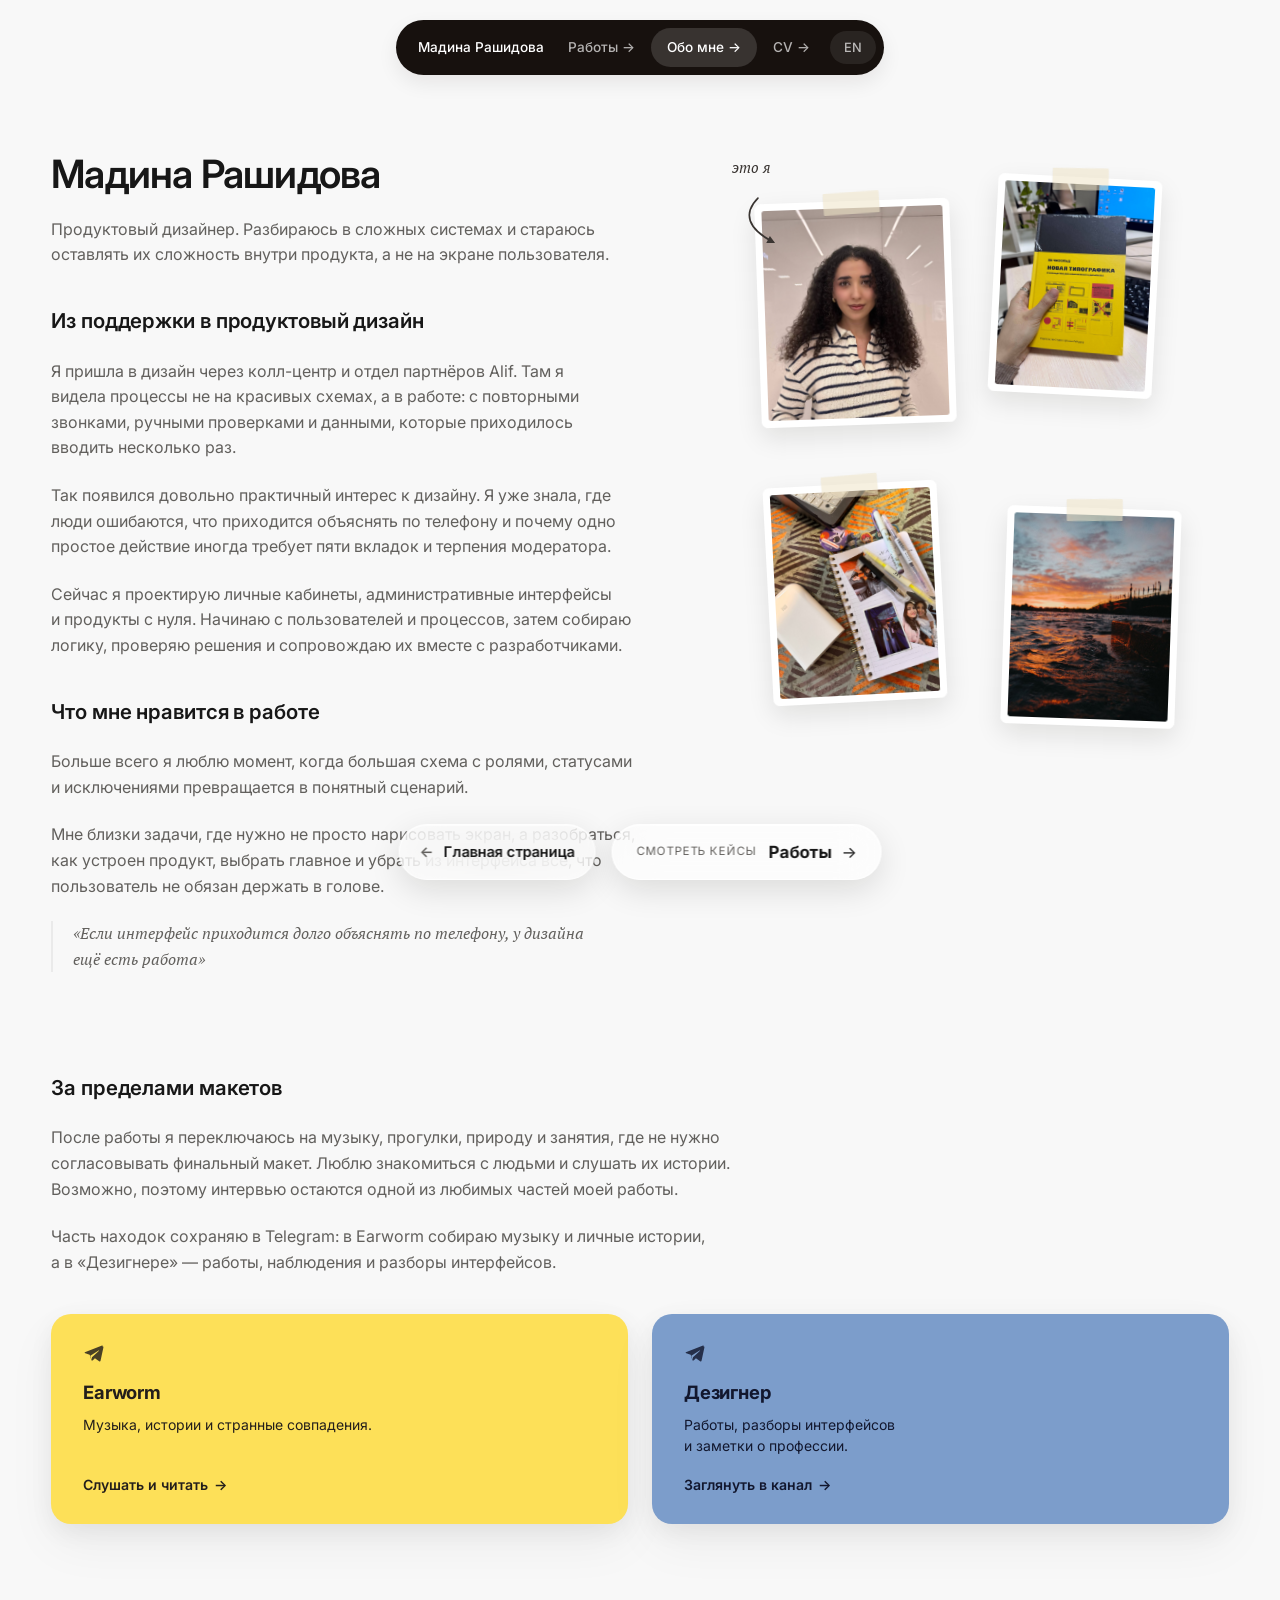
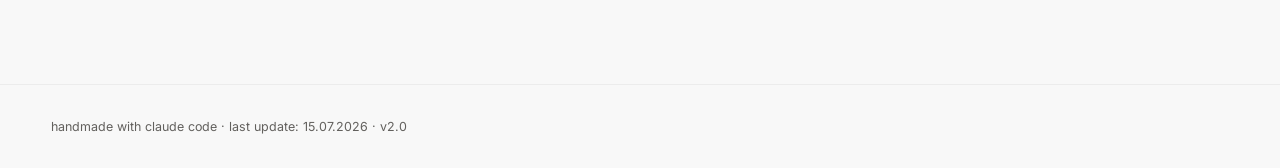
<file: about.html>
<!DOCTYPE html>
<html lang="ru">
<head>
<meta charset="UTF-8">
<meta name="viewport" content="width=device-width, initial-scale=1.0">
<script>(function(){if(localStorage.getItem('site-lang')==='en')document.documentElement.classList.add('lang-en');})();</script>
<title data-ru="Обо мне: Мадина Рашидова" data-en="About: Madina Rashidova">Обо мне: Мадина Рашидова</title>
<link rel="icon" type="image/png" href="favicon.png">
<meta name="description" data-ru="Продуктовый дизайнер. Разбираюсь в сложных системах и стараюсь оставлять их сложность внутри продукта, а не на экране пользователя." data-en="Product designer. I get to the bottom of complex systems and try to keep their complexity inside the product, not on the user's screen." content="Продуктовый дизайнер. Разбираюсь в сложных системах и стараюсь оставлять их сложность внутри продукта, а не на экране пользователя.">
<link rel="preconnect" href="https://fonts.googleapis.com">
<link rel="preconnect" href="https://fonts.gstatic.com" crossorigin>
<link href="https://fonts.googleapis.com/css2?family=Inter:ital,wght@0,400;0,500;0,600;0,700;0,800;0,900;1,500;1,600&family=PT+Serif:ital,wght@0,400;1,400;1,700&display=swap" rel="stylesheet">
<style>
  :root {
    --bg: #f8f8f8;
    --surface: #f7f7f7;
    --surface-translucent: rgba(255, 255, 255, 0.65);
    --line: #ececec;
    --line-strong: #eaeaea;
    --line-soft: #f1f1f1;
    --line-faint: #f5f5f5;
    --text: #171717;
    --text-strong: #231e1b;
    --text-dim: #62605d;
    --text-dim-2: #8a8782;
    --text-inverse: #f8f8f8;
    --accent: #231e1b;
    --live: #2f6b52;
    --nav-bg: #17110e;
    --nav-bg-hover: #261f1b;
    --nav-control: #302925;
    --radius-small: 12px;
    --radius-medium: 20px;
    --radius-large: 32px;
    --radius-pill: 999px;
    --shadow-soft: 0 8px 24px rgba(23,17,14,0.06), 0 20px 50px rgba(23,17,14,0.05);
    --shadow-control: 0 8px 20px rgba(23,17,14,0.08);
    --space-1: 4px; --space-2: 8px; --space-3: 12px; --space-4: 16px; --space-5: 24px;
    --space-6: 32px; --space-7: 48px; --space-8: 64px; --space-9: 96px; --space-10: 128px;
    --mono: 'Inter', -apple-system, BlinkMacSystemFont, "Segoe UI", Roboto, sans-serif;
    --sans: 'Inter', -apple-system, BlinkMacSystemFont, "Segoe UI", Roboto, sans-serif;
    --display: var(--sans);
    --serif: 'PT Serif', Georgia, 'Times New Roman', serif;
    /* Unified type scale — same tokens copy-pasted across about.html and all
       4 case pages (no shared includes on this static site, see PRODUCT.md). */
    --font-size-h1: clamp(40px, 5vw, 72px);
    --font-size-h2: clamp(24px, 2vw, 30px);
    --font-size-h3: clamp(20px, 1.5vw, 24px);
    --font-size-h4: clamp(19px, 1.6vw, 23px);
    --font-size-body: clamp(16px, 1.1vw, 18px);
    --font-size-label: 14px;
    --font-weight-heading: 600;
    --line-height-h1: 1.05;
    --line-height-heading: 1.2;
    --line-height-body: 1.55;
    /* about.html-only: the page name is now a real <h2>, one size step below
       h1 but well above the shared --font-size-h2 used for section
       headings elsewhere — see instruction §2. Not reused on any other page. */
    --font-size-about-name: clamp(32px, 4vw, 39px);
  }
  * { margin: 0; padding: 0; box-sizing: border-box; }
  html { scroll-behavior: smooth; }
  body {
    background: var(--bg);
    color: var(--text);
    font-family: var(--sans);
    line-height: 1.55;
    -webkit-font-smoothing: antialiased;
  }
  a { color: inherit; text-decoration: none; }
  .page { max-width: 1680px; margin: 0 auto; padding: 0 clamp(20px, 4vw, 80px); }

  .site-nav {
    position: fixed; top: 20px; left: 50%; transform: translateX(-50%);
    z-index: 100; display: flex; align-items: center;
    background: var(--nav-bg); border-radius: 100px; padding: 8px 8px 8px 22px;
    box-shadow: var(--shadow-control);
    transition: transform 0.28s cubic-bezier(0.22,1,0.36,1), opacity 0.28s cubic-bezier(0.22,1,0.36,1);
  }
  .site-nav.is-nav-hidden { transform: translateX(-50%) translateY(-140%); opacity: 0; pointer-events: none; }
  .site-nav .nav-name {
    font-family: var(--mono); font-size: 0.85rem; font-weight: 500;
    color: #fff; margin-right: 8px; white-space: nowrap;
  }
  .site-nav a.nav-link {
    font-family: var(--sans); font-size: 0.85rem; font-weight: 500;
    color: rgba(255,255,255,0.68); padding: 9px 16px; border-radius: 100px;
    white-space: nowrap; transition: background 0.2s ease, color 0.2s ease;
  }
  .site-nav a.nav-link:hover, .site-nav a.nav-link:focus-visible { background: rgba(255,255,255,0.12); color: #fff; }
  .site-nav .nav-name:focus-visible { outline: 2px solid #fff; outline-offset: 3px; border-radius: 6px; }
  .site-nav a.nav-link[aria-current="page"] { background: rgba(255,255,255,0.14); color: #fff; }
  .lang-toggle {
    font-family: var(--mono); font-size: 0.8rem; font-weight: 500;
    color: rgba(255,255,255,0.68); background: rgba(255,255,255,0.08);
    border: none; padding: 9px 14px; border-radius: 100px; cursor: pointer;
    margin-left: 4px; transition: background 0.2s ease, color 0.2s ease;
  }
  .lang-toggle:hover, .lang-toggle:focus-visible { background: rgba(255,255,255,0.16); color: #fff; }
  @media (max-width: 560px) {
    .site-nav { padding: 6px 6px 6px 14px; }
    .site-nav .nav-name { display: none; }
    .site-nav a.nav-link { padding: 8px 10px; font-size: 0.76rem; }
    .lang-toggle { padding: 8px 11px; font-size: 0.74rem; }
  }

  [data-lang="en"] { display: none; }
  html.lang-en [data-lang="ru"] { display: none; }
  html.lang-en [data-lang="en"] { display: inline; }

  /* ===================== Page shell ===================== */
  .about-page-wrap { padding: 152px 0 160px; }
  @media (max-width: 720px) { .about-page-wrap { padding-bottom: 200px; } }

  /* ===================== Typographic system ===================== */
  /* The page name is now a real <h2> — a deliberate demotion from h1, its own
     size step (--font-size-about-name) between the shared h1 and h2 tokens,
     not the case pages' shared h1 scale. See instruction §2. */
  h2.about-title {
    font-family: var(--display); font-weight: var(--font-weight-heading); font-size: var(--font-size-about-name);
    line-height: 1.15; letter-spacing: -0.02em; text-wrap: balance;
  }
  /* Body copy on this page is pinned flat at 16px — never scales past it via
     clamp(), unlike the case pages' --font-size-body (16-18px). See
     instruction §2. */
  .about-dek {
    margin-top: 20px; font-size: 16px; font-weight: 400;
    color: var(--text-dim); max-width: 62ch; line-height: 1.6; text-wrap: pretty;
  }
  /* Section headings ("Из поддержки...", "Что мне нравится...",
     "За пределами макетов") are real <h4>s sharing --font-size-h4 with the
     case pages' task headline — see instruction §2. */
  .about-hero h4, .about-outside h4 {
    font-family: var(--display); font-weight: var(--font-weight-heading); font-size: var(--font-size-h4);
    line-height: 1.3; letter-spacing: -0.005em; margin-bottom: 24px; text-wrap: balance;
  }
  .about-hero p, .about-outside p {
    font-size: 16px; font-weight: 400;
    color: var(--text-dim); line-height: 1.6; max-width: 720px; text-wrap: pretty;
  }
  .about-hero p + p, .about-outside p + p { margin-top: 22px; }

  .about-quote {
    font-family: var(--serif); font-style: italic; font-weight: 400;
    font-size: clamp(1.4rem, 1.2rem + 0.8vw, 1.75rem); line-height: 1.4; color: var(--text-strong);
    max-width: 640px; margin-top: 32px; padding-left: 20px; border-left: 2px solid var(--line-strong);
  }

  /* ===================== Hero: text + collage ===================== */
  .about-hero { display: grid; grid-template-columns: 1fr; gap: 48px; align-items: start; }
  @media (min-width: 900px) {
    .about-hero { grid-template-columns: minmax(0, 1.15fr) minmax(0, 1fr); gap: clamp(48px, 6vw, 80px); }
  }
  .about-story { margin-top: 40px; }
  .about-likelead { margin-top: 40px; }

  /* ===================== Photo scrapbook ===================== */
  .about-collage {
    position: relative; width: 100%; aspect-ratio: 5 / 6;
    max-width: 480px; margin: 0 auto;
  }
  @media (min-width: 900px) { .about-collage { max-width: none; } }

  .collage-photo {
    position: absolute; background: #fff; padding: 6px;
    border: 1px solid #fff; border-radius: 6px;
    box-shadow: 0 10px 26px rgba(23,17,14,0.10);
    opacity: 0; transform: translateY(12px) rotate(var(--rot-start, 0deg));
    transition: transform 480ms cubic-bezier(0.22,1,0.36,1), box-shadow 220ms ease, opacity 480ms ease;
    will-change: transform, opacity;
  }
  .collage-photo.is-visible { opacity: 1; transform: translateY(0) rotate(var(--rot-end, 0deg)); }
  .collage-photo:hover, .collage-photo:focus-within {
    transform: translateY(-5px) rotate(var(--rot-hover, 0deg));
    box-shadow: 0 18px 38px rgba(23,17,14,0.18); z-index: 5;
  }
  .collage-photo img { display: block; width: 100%; height: 100%; object-fit: cover; border-radius: 2px; }
  .collage-photo__frame { position: relative; width: 100%; height: 100%; overflow: hidden; border-radius: 2px; }
  .collage-photo__tape {
    position: absolute; top: -10px; left: 50%; transform: translateX(-50%) rotate(-2deg);
    width: 56px; height: 22px; background: rgba(238, 227, 199, 0.55);
    box-shadow: 0 1px 2px rgba(0,0,0,0.06); border-radius: 1px;
  }

  .collage-main { left: 8%; top: 8%; width: 38%; aspect-ratio: 4 / 4.6; z-index: 3; --rot-start: -6deg; --rot-end: -2deg; --rot-hover: -3deg; }
  .collage-work { left: 54%; top: 4%; width: 32%; aspect-ratio: 3 / 4; z-index: 2; --rot-start: 5deg; --rot-end: 3deg; --rot-hover: 4deg; }
  .collage-people { left: 10%; top: 54%; width: 34%; aspect-ratio: 4 / 5; z-index: 2; --rot-start: -6deg; --rot-end: -3deg; --rot-hover: -4deg; }
  .collage-nature { left: 56%; top: 58%; width: 34%; aspect-ratio: 4 / 5; z-index: 1; --rot-start: 5deg; --rot-end: 2deg; --rot-hover: 3deg; }

  @media (max-width: 560px) {
    .collage-main { left: 5%; top: 4%; width: 44%; --rot-start: -3deg; --rot-end: -1deg; --rot-hover: -2deg; }
    .collage-work { left: 51%; top: 2%; width: 42%; --rot-start: 3deg; --rot-end: 1.5deg; --rot-hover: 2deg; }
    .collage-people { left: 5%; top: 52%; width: 44%; --rot-start: -3deg; --rot-end: -1.5deg; --rot-hover: -2deg; }
    .collage-nature { left: 51%; top: 55%; width: 42%; --rot-start: 3deg; --rot-end: 1deg; --rot-hover: 2deg; }
  }

  /* Single hand-drawn arrow + serif caption pointing at the portrait — the
     collage's only decorative label (visual-hierarchy instruction §3, this
     round trims it down from four to one). */
  .collage-arrows { position: absolute; inset: 0; width: 100%; height: 100%; pointer-events: none; z-index: 4; overflow: visible; }
  .collage-arrow { fill: none; stroke-width: 1.6; stroke-linecap: round; }
  .collage-arrow--graphite { stroke: #3A3532; }

  .collage-caption {
    position: absolute; font-family: var(--serif); font-style: italic; font-weight: 400;
    font-size: 0.95rem; line-height: 1.2; white-space: nowrap; z-index: 5;
    opacity: 0; clip-path: inset(0 100% 0 0);
    transition: clip-path 300ms ease, opacity 200ms ease;
  }
  .collage-caption.is-visible { opacity: 1; clip-path: inset(0 0 0 0); }
  .collage-caption--graphite { color: #3A3532; }
  .collage-caption--main { left: 3%; top: 1%; }

  @media (max-width: 560px) {
    .collage-caption { font-size: 0.8rem; }
  }

  /* ===================== "За пределами макетов": personal text + Telegram ===================== */
  .about-outside { margin-top: clamp(80px, 8vw, 120px); }
  @media (max-width: 720px) { .about-outside { margin-top: clamp(56px, 10vw, 72px); } }

  /* Both Telegram cards in one full-width row inside the main content frame —
     two equal columns on desktop, one column on mobile/tablet. Replaces the
     old narrow-right-column layout that left empty space beside the text.
     See instruction §3. */
  .channels-frame { width: 100%; margin-top: clamp(32px, 3vw, 48px); }
  .channels-grid {
    display: grid; grid-template-columns: repeat(2, minmax(0, 1fr));
    gap: 24px; align-items: stretch;
  }
  @media (max-width: 767px) {
    .channels-grid { grid-template-columns: 1fr; gap: 16px; }
  }

  .tg-card {
    position: relative; display: flex; flex-direction: column; justify-content: space-between;
    width: 100%; min-width: 0; height: 100%;
    border-radius: var(--radius-medium); padding: 28px 32px;
    text-decoration: none; box-shadow: var(--shadow-soft);
    transition: transform 220ms cubic-bezier(0.22,1,0.36,1), box-shadow 220ms ease;
  }
  @media (max-width: 767px) {
    .tg-card { padding: 24px; }
  }
  .tg-card:hover, .tg-card:focus-visible { transform: translateY(-3px); box-shadow: 0 16px 36px rgba(23,17,14,0.16); }
  .tg-card:focus-visible { outline: 2px solid var(--text-strong); outline-offset: 3px; }
  .tg-card__icon { width: 22px; height: 22px; display: block; opacity: 0.82; }
  .tg-card__name { font-family: var(--display); font-weight: 700; font-size: 1.15rem; margin-top: 14px; letter-spacing: -0.01em; }
  .tg-card .tg-card__body { font-size: var(--font-size-label); font-weight: 400; color: inherit; line-height: 1.5; margin-top: 8px; max-width: 34ch; }
  .tg-card__cta { display: inline-flex; align-items: center; gap: 6px; font-weight: 600; font-size: 0.88rem; margin-top: 18px; }
  .tg-card__arrow { transition: transform 220ms cubic-bezier(0.22,1,0.36,1); }
  .tg-card:hover .tg-card__arrow, .tg-card:focus-visible .tg-card__arrow { transform: translateX(3px); }

  .tg-card--earworm { background: #FDE058; color: #231e1b; }
  .tg-card--designer { background: #7C9DCB; color: #12172E; }

  footer.page-footer {
    border-top: 1px solid var(--line); padding: 32px 0;
    font-family: var(--mono); font-size: 0.78rem; color: var(--text-dim);
  }

  /* ===== Case-style floating dock, reused on this page ===== */
  .sr-only {
    position: absolute; width: 1px; height: 1px; padding: 0; margin: -1px;
    overflow: hidden; clip: rect(0,0,0,0); white-space: nowrap; border: 0;
  }
  .case-floating-nav {
    position: fixed; left: 50%; bottom: max(20px, env(safe-area-inset-bottom));
    transform: translateX(-50%) translateY(12px);
    z-index: 110; display: flex; align-items: center; justify-content: center; flex-wrap: wrap; gap: 16px;
    width: max-content; max-width: calc(100vw - 32px);
    opacity: 0;
    transition: opacity 0.5s cubic-bezier(0.22,1,0.36,1), transform 0.5s cubic-bezier(0.22,1,0.36,1);
  }
  .case-floating-nav.is-inview { opacity: 1; transform: translateX(-50%) translateY(0); }

  .case-next, .case-home {
    background: rgba(255, 255, 255, 0.62);
    border: 1px solid rgba(255, 255, 255, 0.72);
    box-shadow: 0 10px 32px rgba(15, 13, 12, 0.12), inset 0 1px 0 rgba(255, 255, 255, 0.7);
    backdrop-filter: blur(20px) saturate(125%);
    -webkit-backdrop-filter: blur(20px) saturate(125%);
    border-radius: var(--radius-pill);
  }
  @supports not (backdrop-filter: blur(1px)) {
    .case-next, .case-home { background: rgba(248, 248, 248, 0.94); }
  }
  .case-home {
    display: inline-flex; align-items: center; gap: 10px;
    font-family: var(--sans); font-size: 0.92rem; font-weight: 600; color: #171717;
    padding-inline: 20px; min-height: 56px; flex-shrink: 0;
    transition: background 0.25s ease, box-shadow 0.25s ease, transform 0.2s cubic-bezier(0.22,1,0.36,1);
  }
  .case-home:hover { background: rgba(255,255,255,0.85); box-shadow: var(--shadow-control); }
  .case-home:focus-visible { outline: 2px solid var(--text-strong); outline-offset: 2px; }
  .case-home:active { transform: scale(0.96); }
  .case-home__arrow { font-family: var(--mono); color: var(--text-dim); transition: transform 0.2s cubic-bezier(0.22,1,0.36,1); }
  .case-home:hover .case-home__arrow, .case-home:focus-visible .case-home__arrow { transform: translateX(-4px); }
  .case-home__label { white-space: nowrap; }

  .case-next {
    display: flex; align-items: center; gap: 12px;
    padding-inline: 24px; min-height: 56px; max-width: min(360px, 60vw);
    transition: background 0.25s ease, box-shadow 0.25s ease, transform 0.2s cubic-bezier(0.22,1,0.36,1);
  }
  .case-next:hover, .case-next:focus-visible { background: rgba(255,255,255,0.88); box-shadow: var(--shadow-control); transform: translateY(-2px); }
  .case-next:focus-visible { outline: 2px solid var(--text-strong); outline-offset: 2px; }
  .case-next:active { transform: translateY(0); }
  .case-next__label { font-family: var(--mono); font-size: 0.72rem; text-transform: uppercase; letter-spacing: 0.08em; color: var(--text-dim); }
  .case-next__title-row { display: flex; align-items: center; gap: 10px; min-width: 0; flex: 1; }
  .case-next__title { font-family: var(--display); font-weight: 700; font-size: 1.05rem; color: #171717; overflow: hidden; text-overflow: ellipsis; white-space: nowrap; }
  .case-next__arrow { flex-shrink: 0; color: #171717; transition: transform 0.25s cubic-bezier(0.22,1,0.36,1); }
  .case-next:hover .case-next__arrow, .case-next:focus-visible .case-next__arrow { transform: translateX(5px); }

  @media (max-width: 720px) {
    .case-floating-nav { bottom: max(14px, env(safe-area-inset-bottom)); gap: 16px; }
    .case-home { min-height: 48px; padding-inline: 16px; }
    .case-next { min-height: 48px; padding-inline: 16px; max-width: min(220px, 52vw); }
    .case-next__label, .case-home__label {
      position: absolute; width: 1px; height: 1px; overflow: hidden;
      clip: rect(0,0,0,0); white-space: nowrap;
    }
  }

  @media (prefers-reduced-motion: reduce) {
    html { scroll-behavior: auto; }
    .site-nav, .tg-card, .tg-card__arrow, .collage-photo,
    .case-floating-nav, .case-next__arrow, .case-next, .case-home, .case-home__arrow {
      transition: none !important;
    }
    .tg-card:hover, .tg-card:focus-visible { transform: none; }
    .tg-card:hover .tg-card__arrow, .tg-card:focus-visible .tg-card__arrow { transform: none; }
    .collage-photo, .collage-photo.is-visible { opacity: 1 !important; transform: none !important; }
    .collage-photo:hover, .collage-photo:focus-within { transform: none !important; }
    .collage-caption { transition: none !important; opacity: 1 !important; clip-path: inset(0 0 0 0) !important; }
    .case-floating-nav { opacity: 1; transform: translateX(-50%); }
  }

</style>
  <link rel="stylesheet" href="assets/typography.css">
</head>
<body>

  <nav class="site-nav">
    <a href="index.html" class="nav-name"><span data-lang="ru">Мадина Рашидова</span><span data-lang="en">Madina Rashidova</span></a>
    <a href="index.html#work" class="nav-link"><span data-lang="ru">Работы →</span><span data-lang="en">Work →</span></a>
    <a href="about.html" class="nav-link" aria-current="page"><span data-lang="ru">Обо мне →</span><span data-lang="en">About →</span></a>
    <a href="cv.pdf" class="nav-link" target="_blank" rel="noopener">CV →</a>
    <button type="button" class="lang-toggle" data-lang-toggle aria-label="Switch to English">EN</button>
  </nav>

  <div class="page">
    <div class="about-page-wrap">

      <div class="about-hero">
        <div class="about-hero-text">
          <h2 class="about-title"><span data-lang="ru">Мадина Рашидова</span><span data-lang="en">Madina Rashidova</span></h2>
          <p class="about-dek"><span data-lang="ru">Продуктовый дизайнер. Разбираюсь в сложных системах и стараюсь оставлять их сложность внутри продукта, а не на экране пользователя.</span><span data-lang="en">Product designer. I get to the bottom of complex systems and try to keep their complexity inside the product, not on the user's screen.</span></p>

          <section class="about-story">
            <h4><span data-lang="ru">Из поддержки в продуктовый дизайн</span><span data-lang="en">From support into product design</span></h4>
            <p><span data-lang="ru">Я пришла в дизайн через колл-центр и отдел партнёров Alif. Там я видела процессы не на красивых схемах, а в работе: с повторными звонками, ручными проверками и данными, которые приходилось вводить несколько раз.</span><span data-lang="en">I came into design through Alif's call center and partner department. There I saw processes not on neat diagrams but at work: with repeat calls, manual checks, and data that had to be entered more than once.</span></p>
            <p><span data-lang="ru">Так появился довольно практичный интерес к дизайну. Я уже знала, где люди ошибаются, что приходится объяснять по телефону и почему одно простое действие иногда требует пяти вкладок и терпения модератора.</span><span data-lang="en">That's how a fairly practical interest in design showed up. I already knew where people made mistakes, what had to be explained over the phone, and why one simple action sometimes needed five tabs and a moderator's patience.</span></p>
            <p><span data-lang="ru">Сейчас я проектирую личные кабинеты, административные интерфейсы и продукты с нуля. Начинаю с пользователей и процессов, затем собираю логику, проверяю решения и сопровождаю их вместе с разработчиками.</span><span data-lang="en">Now I design personal dashboards, admin interfaces, and products from scratch. I start with users and processes, then put the logic together, test solutions, and see them through together with developers.</span></p>
          </section>

          <section class="about-likelead">
            <h4><span data-lang="ru">Что мне нравится в работе</span><span data-lang="en">What I like about the work</span></h4>
            <p><span data-lang="ru">Больше всего я люблю момент, когда большая схема с ролями, статусами и исключениями превращается в понятный сценарий.</span><span data-lang="en">What I love most is the moment when a big diagram full of roles, statuses, and exceptions turns into a clear scenario.</span></p>
            <p><span data-lang="ru">Мне близки задачи, где нужно не просто нарисовать экран, а разобраться, как устроен продукт, выбрать главное и убрать из интерфейса всё, что пользователь не обязан держать в голове.</span><span data-lang="en">I'm drawn to tasks where you can't just draw a screen — you have to figure out how the product works, choose what matters most, and clear out everything the user shouldn't have to keep in their head.</span></p>
            <p class="about-quote"><span data-lang="ru">«Если интерфейс приходится долго объяснять по телефону, у дизайна ещё есть работа»</span><span data-lang="en">"If an interface still needs a long phone call to explain, design still has work to do"</span></p>
          </section>
        </div>

        <div class="about-collage-wrap">
          <div class="about-collage">
            <figure class="collage-photo collage-main">
              <div class="collage-photo__frame">
                <img src="assets/about/about-portrait.png" data-alt-ru="Мадина Рашидова, портрет" data-alt-en="Madina Rashidova, portrait" alt="Мадина Рашидова, портрет" loading="lazy">
              </div>
              <span class="collage-photo__tape" aria-hidden="true"></span>
            </figure>
            <figure class="collage-photo collage-work">
              <div class="collage-photo__frame">
                <img src="assets/about/about-work-book.jpg" data-alt-ru="Книга «Новая типографика» Яна Чихольда" data-alt-en="Jan Tschichold's «The New Typography»" alt="Книга «Новая типографика» Яна Чихольда" loading="lazy">
              </div>
              <span class="collage-photo__tape" aria-hidden="true"></span>
            </figure>
            <figure class="collage-photo collage-people">
              <div class="collage-photo__frame">
                <img src="assets/about/about-friends-notebook.jpg" data-alt-ru="Блокнот с фотографиями и ручками" data-alt-en="A notebook with photos and pens" alt="Блокнот с фотографиями и ручками" loading="lazy">
              </div>
              <span class="collage-photo__tape" aria-hidden="true"></span>
            </figure>
            <figure class="collage-photo collage-nature">
              <div class="collage-photo__frame">
                <img src="assets/about/about-nature-sunset.jpg" data-alt-ru="Закат над рекой" data-alt-en="Sunset over the river" alt="Закат над рекой" loading="lazy">
              </div>
              <span class="collage-photo__tape" aria-hidden="true"></span>
            </figure>

            <svg class="collage-arrows" viewBox="0 0 500 600" preserveAspectRatio="none" aria-hidden="true">
              <defs>
                <marker id="arrowhead" viewBox="0 0 10 10" refX="7" refY="5" markerWidth="6" markerHeight="6" orient="auto-start-reverse">
                  <path d="M1,1 L9,5 L1,9 Z" fill="context-stroke"></path>
                </marker>
              </defs>
              <path class="collage-arrow collage-arrow--graphite" marker-end="url(#arrowhead)" d="M 40 45 C 25 60, 30 75, 55 88"></path>
            </svg>

            <span class="collage-caption collage-caption--graphite collage-caption--main"><span data-lang="ru">это я</span><span data-lang="en">this is me</span></span>
          </div>
        </div>
      </div>

      <section class="about-outside">
        <h4><span data-lang="ru">За пределами макетов</span><span data-lang="en">Outside the mockups</span></h4>
        <div class="outside-text">
          <p><span data-lang="ru">После работы я переключаюсь на музыку, прогулки, природу и занятия, где не нужно согласовывать финальный макет. Люблю знакомиться с людьми и слушать их истории. Возможно, поэтому интервью остаются одной из любимых частей моей работы.</span><span data-lang="en">After work I switch to music, walks, nature, and activities where nobody needs to sign off on the final layout. I love meeting people and listening to their stories. Maybe that's why interviews stay one of my favorite parts of the job.</span></p>
          <p><span data-lang="ru">Часть находок сохраняю в Telegram: в Earworm собираю музыку и личные истории, а в «Дезигнере» — работы, наблюдения и разборы интерфейсов.</span><span data-lang="en">Some of what I find, I save in Telegram: in Earworm I collect music and personal stories, and in "Дезигнер" — projects, observations, and interface breakdowns.</span></p>
        </div>

        <div class="channels-frame">
          <div class="channels-grid">
            <a class="tg-card tg-card--earworm" href="https://t.me/Earworm_me" target="_blank" rel="noopener noreferrer" aria-label="Earworm: музыка, истории и странные совпадения — открыть канал в Telegram">
              <div class="tg-card__top">
                <svg class="tg-card__icon" viewBox="0 0 24 24" fill="currentColor" aria-hidden="true">
                  <path d="M21.5 3.5L2.7 10.9c-1.2.5-1.2 1.2-.2 1.5l4.8 1.5 1.8 5.6c.2.6.4.8.8.8.4 0 .6-.2.9-.5l2.2-2.1 4.6 3.4c.8.5 1.4.2 1.6-.8l3-14c.3-1.3-.4-1.9-1.4-1.5zM8 15.1l9-5.7c.4-.3.8-.1.5.2l-7.7 7-.3 3.1-1.5-4.6z"/>
                </svg>
                <div class="tg-card__name">Earworm</div>
                <p class="tg-card__body"><span data-lang="ru">Музыка, истории и странные совпадения.</span><span data-lang="en">Music, stories, and strange coincidences.</span></p>
              </div>
              <span class="tg-card__cta"><span data-lang="ru">Слушать и читать</span><span data-lang="en">Listen and read</span><span class="tg-card__arrow" aria-hidden="true">→</span></span>
            </a>

            <a class="tg-card tg-card--designer" href="https://t.me/rashidenko_tut" target="_blank" rel="noopener noreferrer" aria-label="Дезигнер: работы, разборы интерфейсов и заметки о профессии — открыть канал в Telegram">
              <div class="tg-card__top">
                <svg class="tg-card__icon" viewBox="0 0 24 24" fill="currentColor" aria-hidden="true">
                  <path d="M21.5 3.5L2.7 10.9c-1.2.5-1.2 1.2-.2 1.5l4.8 1.5 1.8 5.6c.2.6.4.8.8.8.4 0 .6-.2.9-.5l2.2-2.1 4.6 3.4c.8.5 1.4.2 1.6-.8l3-14c.3-1.3-.4-1.9-1.4-1.5zM8 15.1l9-5.7c.4-.3.8-.1.5.2l-7.7 7-.3 3.1-1.5-4.6z"/>
                </svg>
                <div class="tg-card__name"><span data-lang="ru">Дезигнер</span><span data-lang="en">Дезигнер</span></div>
                <p class="tg-card__body"><span data-lang="ru">Работы, разборы интерфейсов и заметки о профессии.</span><span data-lang="en">Projects, interface breakdowns, and notes on the profession.</span></p>
              </div>
              <span class="tg-card__cta"><span data-lang="ru">Заглянуть в канал</span><span data-lang="en">Take a look</span><span class="tg-card__arrow" aria-hidden="true">→</span></span>
            </a>
          </div>
        </div>
      </section>
    </div>

    <nav class="case-floating-nav">
      <a class="case-home" href="index.html">
        <span class="case-home__arrow" aria-hidden="true">←</span>
        <span class="case-home__label"><span data-lang="ru">Главная страница</span><span data-lang="en">Homepage</span></span>
      </a>
      <a class="case-next" href="index.html#work">
        <span class="case-next__label"><span data-lang="ru">Смотреть кейсы</span><span data-lang="en">See the work</span></span>
        <span class="case-next__title-row">
          <span class="case-next__title"><span data-lang="ru">Работы</span><span data-lang="en">Work</span></span>
          <span class="case-next__arrow" aria-hidden="true">→</span>
        </span>
      </a>
    </nav>
  </div>

  <footer class="page-footer">
    <div class="page">handmade with claude code · last update: 15.07.2026 · v2.0</div>
  </footer>

  <script src="assets/i18n.js"></script>
  <script src="assets/typography.js"></script>
  <script src="assets/case-nav.js"></script>
  <script>
    (function () {
      var photos = document.querySelectorAll('.collage-photo');
      var arrows = document.querySelectorAll('.collage-arrow');
      var captions = document.querySelectorAll('.collage-caption');
      var collage = document.querySelector('.about-collage');
      if (!collage || !photos.length) return;

      var reducedMotion = window.matchMedia('(prefers-reduced-motion: reduce)').matches;

      arrows.forEach(function (a) {
        try {
          var len = a.getTotalLength();
          a.style.strokeDasharray = len;
          a.style.strokeDashoffset = reducedMotion ? 0 : len;
        } catch (e) {}
      });

      function runScene() {
        if (reducedMotion) {
          photos.forEach(function (p) { p.classList.add('is-visible'); });
          arrows.forEach(function (a) { a.style.strokeDashoffset = 0; });
          captions.forEach(function (c) { c.classList.add('is-visible'); });
          return;
        }
        var photoDelays = [0, 90, 180, 270];
        photos.forEach(function (p, i) {
          p.style.transitionDelay = photoDelays[i % photoDelays.length] + 'ms';
          p.classList.add('is-visible');
        });
        arrows.forEach(function (a, i) {
          var delay = 600 + i * 90;
          a.style.transition = 'stroke-dashoffset 380ms ease-out';
          setTimeout(function () { a.style.strokeDashoffset = 0; }, delay);
        });
        captions.forEach(function (c, i) {
          var delay = 600 + i * 90 + 380;
          setTimeout(function () { c.classList.add('is-visible'); }, delay);
        });
      }

      if (!('IntersectionObserver' in window)) { runScene(); return; }
      var obs = new IntersectionObserver(function (entries) {
        entries.forEach(function (entry) {
          if (entry.isIntersecting) { runScene(); obs.disconnect(); }
        });
      }, { threshold: 0.2 });
      obs.observe(collage);
    })();
  </script>
</body>
</html>
</file>
<file: assets/typography.css>
/* Shared typographic rules — orphan/widow control, wrapping, and hyphenation.
   Loaded on every page; see assets/typography.js for the runtime nbsp pass.
   This file only sets wrapping/breaking behavior — it must never set
   font-size, color, spacing, or layout, so it can't fight a page's own
   design tokens. */

h1, h2, h3, h4, .section-title, .project-title {
  text-wrap: balance;
  hyphens: none;
  word-break: normal;
  break-after: avoid;
}

p, li, blockquote {
  orphans: 2;
  widows: 2;
}

p,
li,
blockquote,
.project-description,
.case-description,
.card-description,
.metric-text,
.caption {
  text-wrap: pretty;
  hyphens: none;
  word-break: normal;
  overflow-wrap: break-word;
}
</file>
